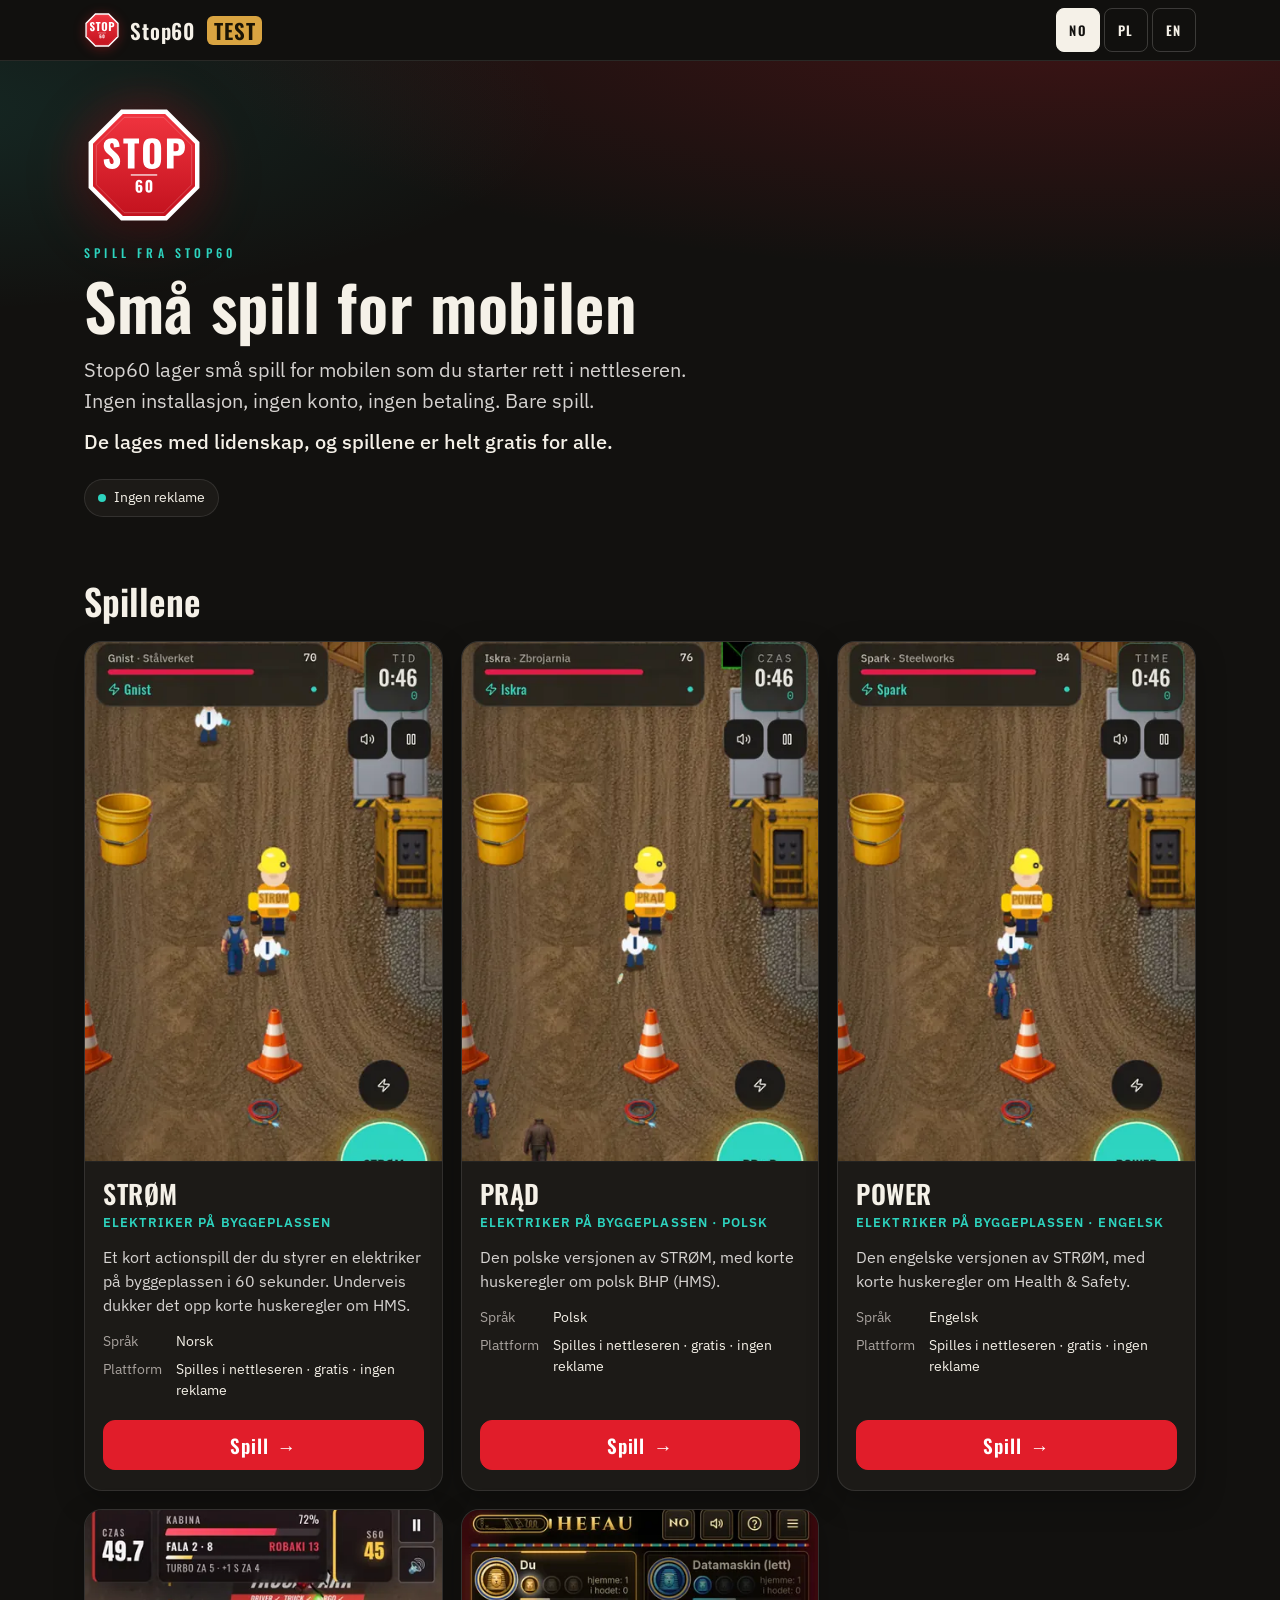
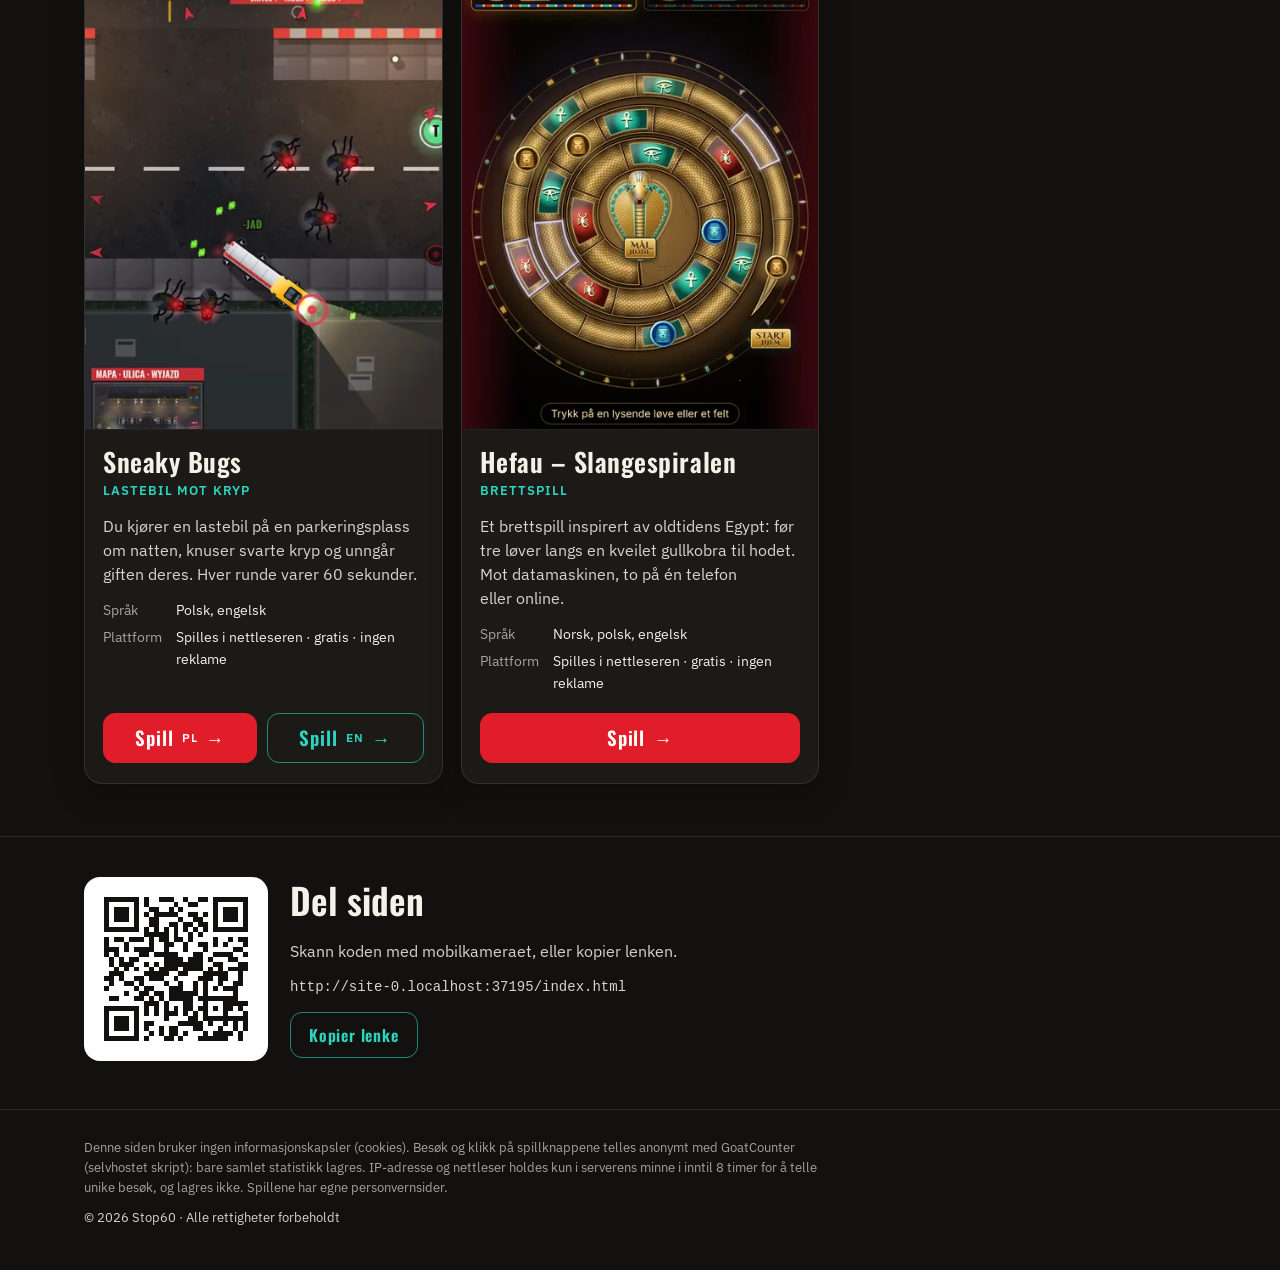
<file: index.html>
<!DOCTYPE html>
<!-- Copyright (c) 2026 Stop60. All rights reserved. -->
<html lang="nb">
<head>
<meta charset="utf-8"/>
<meta name="viewport" content="width=device-width, initial-scale=1, viewport-fit=cover"/>
<meta name="robots" content="noindex,nofollow"/>
<title>Stop60 – små gratisspill i nettleseren</title>
<meta name="description" content="Små spill for mobilen fra Stop60 som du starter rett i nettleseren. Ingen installasjon, ingen konto, ingen betaling – helt gratis for alle."/>
<meta name="theme-color" content="#12110f"/>
<meta name="color-scheme" content="dark"/>
<link rel="canonical" href="https://stop60.no/portfolio/"/>
<link rel="alternate" hreflang="nb" href="https://stop60.no/portfolio/"/>
<link rel="alternate" hreflang="pl" href="https://stop60.no/portfolio/pl/"/>
<link rel="alternate" hreflang="en" href="https://stop60.no/portfolio/en/"/>
<link rel="alternate" hreflang="x-default" href="https://stop60.no/portfolio/"/>
<link rel="icon" href="favicon.ico" sizes="48x48"/>
<link rel="icon" type="image/svg+xml" href="assets/favicon.svg?v=2"/>
<link rel="icon" type="image/png" sizes="32x32" href="assets/favicon-32.png"/>
<link rel="apple-touch-icon" href="assets/apple-touch-icon.png?v=2"/>
<link rel="preload" href="fonts/oswald-latin.woff2" as="font" type="font/woff2" crossorigin/>
<style>@font-face {font-family: 'IBM Plex Sans';font-style: normal;font-weight: 400;font-stretch: 100%;font-display: swap;src: url(fonts/ibm-plex-sans-latin-ext.woff2) format('woff2');unicode-range: U+0100-02BA, U+02BD-02C5, U+02C7-02CC, U+02CE-02D7, U+02DD-02FF, U+0304, U+0308, U+0329, U+1D00-1DBF, U+1E00-1E9F, U+1EF2-1EFF, U+2020, U+20A0-20AB, U+20AD-20C0, U+2113, U+2C60-2C7F, U+A720-A7FF;}@font-face {font-family: 'IBM Plex Sans';font-style: normal;font-weight: 400;font-stretch: 100%;font-display: swap;src: url(fonts/ibm-plex-sans-latin.woff2) format('woff2');unicode-range: U+0000-00FF, U+0131, U+0152-0153, U+02BB-02BC, U+02C6, U+02DA, U+02DC, U+0304, U+0308, U+0329, U+2000-206F, U+20AC, U+2122, U+2191, U+2193, U+2212, U+2215, U+FEFF, U+FFFD;}@font-face {font-family: 'IBM Plex Sans';font-style: normal;font-weight: 500;font-stretch: 100%;font-display: swap;src: url(fonts/ibm-plex-sans-latin-ext.woff2) format('woff2');unicode-range: U+0100-02BA, U+02BD-02C5, U+02C7-02CC, U+02CE-02D7, U+02DD-02FF, U+0304, U+0308, U+0329, U+1D00-1DBF, U+1E00-1E9F, U+1EF2-1EFF, U+2020, U+20A0-20AB, U+20AD-20C0, U+2113, U+2C60-2C7F, U+A720-A7FF;}@font-face {font-family: 'IBM Plex Sans';font-style: normal;font-weight: 500;font-stretch: 100%;font-display: swap;src: url(fonts/ibm-plex-sans-latin.woff2) format('woff2');unicode-range: U+0000-00FF, U+0131, U+0152-0153, U+02BB-02BC, U+02C6, U+02DA, U+02DC, U+0304, U+0308, U+0329, U+2000-206F, U+20AC, U+2122, U+2191, U+2193, U+2212, U+2215, U+FEFF, U+FFFD;}@font-face {font-family: 'IBM Plex Sans';font-style: normal;font-weight: 600;font-stretch: 100%;font-display: swap;src: url(fonts/ibm-plex-sans-latin-ext.woff2) format('woff2');unicode-range: U+0100-02BA, U+02BD-02C5, U+02C7-02CC, U+02CE-02D7, U+02DD-02FF, U+0304, U+0308, U+0329, U+1D00-1DBF, U+1E00-1E9F, U+1EF2-1EFF, U+2020, U+20A0-20AB, U+20AD-20C0, U+2113, U+2C60-2C7F, U+A720-A7FF;}@font-face {font-family: 'IBM Plex Sans';font-style: normal;font-weight: 600;font-stretch: 100%;font-display: swap;src: url(fonts/ibm-plex-sans-latin.woff2) format('woff2');unicode-range: U+0000-00FF, U+0131, U+0152-0153, U+02BB-02BC, U+02C6, U+02DA, U+02DC, U+0304, U+0308, U+0329, U+2000-206F, U+20AC, U+2122, U+2191, U+2193, U+2212, U+2215, U+FEFF, U+FFFD;}@font-face {font-family: 'Oswald';font-style: normal;font-weight: 500;font-display: swap;src: url(fonts/oswald-latin-ext.woff2) format('woff2');unicode-range: U+0100-02BA, U+02BD-02C5, U+02C7-02CC, U+02CE-02D7, U+02DD-02FF, U+0304, U+0308, U+0329, U+1D00-1DBF, U+1E00-1E9F, U+1EF2-1EFF, U+2020, U+20A0-20AB, U+20AD-20C0, U+2113, U+2C60-2C7F, U+A720-A7FF;}@font-face {font-family: 'Oswald';font-style: normal;font-weight: 500;font-display: swap;src: url(fonts/oswald-latin.woff2) format('woff2');unicode-range: U+0000-00FF, U+0131, U+0152-0153, U+02BB-02BC, U+02C6, U+02DA, U+02DC, U+0304, U+0308, U+0329, U+2000-206F, U+20AC, U+2122, U+2191, U+2193, U+2212, U+2215, U+FEFF, U+FFFD;}@font-face {font-family: 'Oswald';font-style: normal;font-weight: 600;font-display: swap;src: url(fonts/oswald-latin-ext.woff2) format('woff2');unicode-range: U+0100-02BA, U+02BD-02C5, U+02C7-02CC, U+02CE-02D7, U+02DD-02FF, U+0304, U+0308, U+0329, U+1D00-1DBF, U+1E00-1E9F, U+1EF2-1EFF, U+2020, U+20A0-20AB, U+20AD-20C0, U+2113, U+2C60-2C7F, U+A720-A7FF;}@font-face {font-family: 'Oswald';font-style: normal;font-weight: 600;font-display: swap;src: url(fonts/oswald-latin.woff2) format('woff2');unicode-range: U+0000-00FF, U+0131, U+0152-0153, U+02BB-02BC, U+02C6, U+02DA, U+02DC, U+0304, U+0308, U+0329, U+2000-206F, U+20AC, U+2122, U+2191, U+2193, U+2212, U+2215, U+FEFF, U+FFFD;}
:root{--bg:#12110f;--bg2:#1c1a17;--bg3:#24211d;--ink:#f5f1e8;--txt:#e7e5e4;--mut:#a8a29e;--teal:#2dd4bf;--red:#e11d2a;--gold:#d9a441;--line:rgba(255,255,255,.1)}
*{box-sizing:border-box}
html{-webkit-text-size-adjust:100%;scroll-behavior:smooth}
body{margin:0;background:var(--bg);color:var(--txt);font:400 16px/1.55 'IBM Plex Sans',system-ui,-apple-system,Segoe UI,Roboto,sans-serif}
a{color:var(--teal)}
img,svg{max-width:100%;display:block}
.wrap{max-width:72rem;margin:0 auto;padding:0 max(20px,env(safe-area-inset-right,0px)) 0 max(20px,env(safe-area-inset-left,0px))}
.skip{position:absolute;left:-999px}.skip:focus{left:12px;top:12px;z-index:9;background:#fff;color:#000;padding:8px}

.top{position:sticky;top:0;z-index:5;padding-top:env(safe-area-inset-top,0px);background:rgba(18,17,15,.86);-webkit-backdrop-filter:blur(10px);backdrop-filter:blur(10px);border-bottom:1px solid var(--line)}
.top .wrap{display:flex;align-items:center;justify-content:space-between;gap:12px;height:60px}
.brand{display:flex;align-items:center;gap:10px;min-height:44px;border-radius:10px;text-decoration:none;color:var(--ink)}
.brand img{width:34px;height:34px}
.brand span{font:600 21px/1 'Oswald',sans-serif;letter-spacing:.04em}
.badge{display:inline-block;margin-left:2px;padding:4px 7px;border-radius:6px;background:var(--gold);color:#1a1405;font:600 11px/1 'Oswald',sans-serif;letter-spacing:.16em}
.lang{display:flex;gap:4px;margin:0;padding:0;list-style:none}
.lang a{display:flex;align-items:center;justify-content:center;min-width:44px;min-height:44px;padding:0 8px;text-align:center;border-radius:8px;font:600 13px/1 'Oswald',sans-serif;letter-spacing:.12em;color:var(--ink);text-decoration:none;border:1px solid rgba(255,255,255,.18)}
.lang a[aria-current]{background:var(--ink);color:var(--bg);border-color:var(--ink)}

.intro{padding:44px 0 30px;background:radial-gradient(120% 90% at 85% -10%,rgba(225,29,42,.22),transparent 60%),radial-gradient(90% 70% at -10% 10%,rgba(45,212,191,.12),transparent 60%)}
.k{font:500 12px/1 'Oswald',sans-serif;letter-spacing:.35em;text-transform:uppercase;color:var(--teal);margin:0 0 14px}
h1{font:600 clamp(36px,9vw,64px)/1.02 'Oswald',sans-serif;color:var(--ink);margin:0 0 16px;letter-spacing:.01em}
.lead{max-width:40rem;margin:0 0 10px;font-size:clamp(17px,4.4vw,20px);color:#d6d3d1}
.lead b{color:var(--ink);font-weight:600}
.pills{display:flex;flex-wrap:wrap;gap:8px;margin:0;padding:0;list-style:none}
.pills li{display:flex;align-items:center;gap:8px;padding:7px 13px;border-radius:999px;background:var(--bg2);border:1px solid var(--line);font-size:14px;color:var(--ink)}
.pills li::before{content:"";width:8px;height:8px;border-radius:50%;background:var(--teal)}

section.s{padding:34px 0 52px}
h2{font:600 clamp(26px,5vw,36px)/1.1 'Oswald',sans-serif;color:var(--ink);margin:0 0 20px}
.games{display:grid;gap:18px;grid-template-columns:1fr;margin:0;padding:0;list-style:none}
@media (min-width:720px){.games{grid-template-columns:repeat(2,1fr)}}
@media (min-width:1080px){.games{grid-template-columns:repeat(3,1fr)}}
.game{display:flex;flex-direction:column;background:var(--bg2);border:1px solid var(--line);border-radius:18px;overflow:hidden;box-shadow:0 10px 30px rgba(0,0,0,.25)}
.shot{position:relative;aspect-ratio:2/3;max-height:520px;background:#0b0a09;overflow:hidden;border-bottom:1px solid var(--line)}
.shot img,.shot svg{width:100%;height:100%;object-fit:cover;object-position:50% 55%}
.shot .tagl{position:absolute;left:12px;top:12px;padding:5px 9px;border-radius:7px;background:rgba(18,17,15,.82);color:var(--ink);font:600 12px/1 'Oswald',sans-serif;letter-spacing:.14em;text-transform:uppercase;border:1px solid rgba(255,255,255,.18)}
@media (max-width:719px){.shot{aspect-ratio:3/4}.shot img{object-position:50% 0}}
.body{display:flex;flex-direction:column;flex:1;padding:18px 18px 20px}
.game h3{font:600 26px/1.05 'Oswald',sans-serif;color:var(--ink);margin:0;letter-spacing:.02em}
.sub{margin:6px 0 12px;font-size:13px;letter-spacing:.08em;text-transform:uppercase;color:var(--teal);font-weight:600}
.desc{margin:0 0 10px;color:#d6d3d1;font-size:15.5px}
.note{margin:0 0 12px;padding:10px 12px;border-radius:10px;background:var(--bg3);color:var(--mut);font-size:13.5px;line-height:1.45}
dl.meta{display:grid;grid-template-columns:auto 1fr;gap:6px 14px;margin:4px 0 18px;font-size:14px}
dl.meta dt{color:var(--mut)}dl.meta dd{margin:0;color:var(--ink)}
.acts{display:flex;flex-wrap:wrap;gap:10px;margin-top:auto}
.btn{flex:1 1 auto;display:inline-flex;align-items:center;justify-content:center;gap:8px;min-height:50px;padding:0 20px;border-radius:12px;background:var(--red);border:1px solid var(--red);color:#fff;text-decoration:none;font:600 19px/1 'Oswald',sans-serif;letter-spacing:.05em;transition:transform .12s,filter .12s}
.btn::after{content:"→"}
.btn.alt{background:transparent;border-color:rgba(45,212,191,.6);color:var(--teal)}
.btn:hover{transform:translateY(-1px);filter:brightness(1.08)}
.btn:active{transform:translateY(0) scale(.98);filter:brightness(.95)}
.btn.alt:hover{background:rgba(45,212,191,.08)}
.btn small{font:600 12px/1 'IBM Plex Sans',sans-serif;letter-spacing:.06em}
.soon{display:inline-flex;align-items:center;min-height:50px;padding:0 16px;border-radius:12px;border:1px dashed rgba(217,164,65,.6);color:var(--gold);font:600 17px/1 'Oswald',sans-serif;letter-spacing:.08em;text-transform:uppercase}

.share{border-top:1px solid var(--line);padding:40px 0 48px}
.sharebox{display:grid;gap:22px;align-items:center;grid-template-columns:1fr}
@media (min-width:720px){.sharebox{grid-template-columns:auto 1fr}}
.qr{width:184px;height:184px;padding:10px;background:#fff;border-radius:16px}
.qr svg{width:100%;height:100%}
.share p{margin:0 0 14px;color:#d6d3d1;max-width:34rem}
.url{font:500 14px/1.4 ui-monospace,SFMono-Regular,Menlo,monospace;color:var(--ink);word-break:break-all;margin:0 0 14px}
.sbtn{display:flex;flex-wrap:wrap;gap:10px}
.sbtn button{min-height:46px;padding:0 18px;border-radius:12px;border:1px solid rgba(45,212,191,.6);background:transparent;color:var(--teal);font:600 16px/1 'Oswald',sans-serif;letter-spacing:.05em;cursor:pointer}
.sbtn button[hidden]{display:none}
.sbtn button{transition:background .15s,transform .12s}.sbtn button:hover{background:rgba(45,212,191,.1)}.sbtn button:active{transform:scale(.98)}
footer{border-top:1px solid var(--line);padding:28px 0 calc(env(safe-area-inset-bottom,0px) + 32px);color:var(--mut);font-size:13px}
footer p{margin:0 0 10px;max-width:46rem}
footer .copy{color:#d6d3d1}


.brand .sign{width:36px;height:36px;flex:0 0 auto;filter:drop-shadow(0 2px 6px rgba(225,29,42,.35))}
.lead.l2{margin-bottom:22px;color:var(--ink);font-weight:500}
.hero-sign{width:clamp(88px,22vw,120px);margin:0 0 22px;transform-origin:50% 50%;animation:signIn .9s cubic-bezier(.2,.9,.25,1.15) .1s both}
.hero-sign svg{width:100%;height:auto;aspect-ratio:1;filter:drop-shadow(0 10px 24px rgba(0,0,0,.45)) drop-shadow(0 0 22px rgba(225,29,42,.38))}
@keyframes signIn{from{opacity:0;transform:scale(.55) rotate(-45deg)}60%{opacity:1}to{opacity:1;transform:none}}
@media (prefers-reduced-motion:reduce){.hero-sign{animation:none}}


a:focus-visible,button:focus-visible{outline:3px solid #fff;outline-offset:3px}
.btn:focus-visible{outline-color:#fff;box-shadow:0 0 0 6px rgba(225,29,42,.35)}
.lang a:hover{border-color:rgba(255,255,255,.45)}
.game{transition:transform .2s ease,border-color .2s ease,box-shadow .2s ease}
@media (hover:hover){.game:hover{transform:translateY(-3px);border-color:rgba(255,255,255,.18);box-shadow:0 16px 40px rgba(0,0,0,.35)}}
.intro .k,.intro h1,.intro .lead,.intro .pills{animation:fadeUp .6s ease both}
.intro .k{animation-delay:.25s}.intro h1{animation-delay:.32s}.intro .lead{animation-delay:.4s}.intro .lead.l2{animation-delay:.46s}.intro .pills{animation-delay:.52s}
@keyframes fadeUp{from{opacity:0;transform:translateY(10px)}to{opacity:1;transform:none}}
.shot img{transition:transform .5s ease}
@media (hover:hover){.game:hover .shot img{transform:scale(1.025)}}
@media (prefers-reduced-motion:reduce){html{scroll-behavior:auto}*,*::before,*::after{animation:none!important;transition:none!important}}</style>
<meta property="og:type" content="website"/>
<meta property="og:site_name" content="Stop60"/>
<meta property="og:title" content="Stop60 – små gratisspill i nettleseren"/>
<meta property="og:description" content="Små spill for mobilen fra Stop60 som du starter rett i nettleseren. Ingen installasjon, ingen konto, ingen betaling – helt gratis for alle."/>
<meta property="og:url" content="https://stop60.no/portfolio-test/"/>
<meta property="og:locale" content="nb_NO"/>
<meta property="og:locale:alternate" content="pl_PL"/>
<meta property="og:locale:alternate" content="en_GB"/>
<meta property="og:image" content="https://stop60.no/portfolio-test/assets/og-no.jpg?v=4"/>
<meta property="og:image:type" content="image/jpeg"/>
<meta property="og:image:width" content="1200"/>
<meta property="og:image:height" content="630"/>
<meta property="og:image:alt" content="Stop60 – Små gratisspill i nettleseren"/>
<meta name="twitter:card" content="summary_large_image"/>
<meta name="twitter:title" content="Stop60 – små gratisspill i nettleseren"/>
<meta name="twitter:description" content="Små spill for mobilen fra Stop60 som du starter rett i nettleseren. Ingen installasjon, ingen konto, ingen betaling – helt gratis for alle."/>
<meta name="twitter:image" content="https://stop60.no/portfolio-test/assets/og-no.jpg?v=4"/>
<meta name="twitter:image:alt" content="Stop60 – Små gratisspill i nettleseren"/>
<script type="application/ld+json">{"@context":"https://schema.org","@graph":[{"@type":"Organization","@id":"https://stop60.no/#org","name":"Stop60","url":"https://stop60.no/","logo":"https://stop60.no/assets/apple-touch-icon.png"},{"@type":"ItemList","name":"Stop60 – små gratisspill i nettleseren","url":"https://stop60.no/portfolio/","itemListElement":[{"@type":"ListItem","position":1,"item":{"@type":"VideoGame","name":"STRØM","url":"https://stop60.no/strom/","description":"Et kort actionspill der du styrer en elektriker på byggeplassen i 60 sekunder. Underveis dukker det opp korte huskeregler om HMS.","inLanguage":["nb"],"image":"https://stop60.no/portfolio-test/assets/img/strom-800.webp","operatingSystem":"Any (web browser)","isAccessibleForFree":true,"offers":{"@type":"Offer","price":"0","priceCurrency":"NOK"},"publisher":{"@id":"https://stop60.no/#org"},"author":{"@id":"https://stop60.no/#org"},"gamePlatform":"Web browser","applicationCategory":"GameApplication","playMode":"SinglePlayer"}},{"@type":"ListItem","position":2,"item":{"@type":"VideoGame","name":"PRĄD","url":"https://stop60.no/prad/","description":"Den polske versjonen av STRØM, med korte huskeregler om polsk BHP (HMS).","inLanguage":["pl"],"image":"https://stop60.no/portfolio-test/assets/img/prad-800.webp","operatingSystem":"Any (web browser)","isAccessibleForFree":true,"offers":{"@type":"Offer","price":"0","priceCurrency":"NOK"},"publisher":{"@id":"https://stop60.no/#org"},"author":{"@id":"https://stop60.no/#org"},"gamePlatform":"Web browser","applicationCategory":"GameApplication","playMode":"SinglePlayer"}},{"@type":"ListItem","position":3,"item":{"@type":"VideoGame","name":"POWER","url":"https://stop60.no/power/","description":"Den engelske versjonen av STRØM, med korte huskeregler om Health & Safety.","inLanguage":["en"],"image":"https://stop60.no/portfolio-test/assets/img/power-800.webp","operatingSystem":"Any (web browser)","isAccessibleForFree":true,"offers":{"@type":"Offer","price":"0","priceCurrency":"NOK"},"publisher":{"@id":"https://stop60.no/#org"},"author":{"@id":"https://stop60.no/#org"},"gamePlatform":"Web browser","applicationCategory":"GameApplication","playMode":"SinglePlayer"}},{"@type":"ListItem","position":4,"item":{"@type":"VideoGame","name":"Sneaky Bugs","url":"https://stop60.no/robaki/","description":"Du kjører en lastebil på en parkeringsplass om natten, knuser svarte kryp og unngår giften deres. Hver runde varer 60 sekunder.","inLanguage":["pl","en"],"image":"https://stop60.no/portfolio-test/assets/img/robaki-800.webp","operatingSystem":"Any (web browser)","isAccessibleForFree":true,"offers":{"@type":"Offer","price":"0","priceCurrency":"NOK"},"publisher":{"@id":"https://stop60.no/#org"},"author":{"@id":"https://stop60.no/#org"},"gamePlatform":"Web browser","applicationCategory":"GameApplication","playMode":"SinglePlayer"}},{"@type":"ListItem","position":5,"item":{"@type":"VideoGame","name":"Hefau – Slangespiralen","url":"https://stop60.no/hefau/","description":"Et brettspill inspirert av oldtidens Egypt: før tre løver langs en kveilet gullkobra til hodet. Mot datamaskinen, to på én telefon eller online.","inLanguage":["nb","pl","en"],"image":"https://stop60.no/portfolio-test/assets/img/hefau-800.webp","operatingSystem":"Any (web browser)","isAccessibleForFree":true,"offers":{"@type":"Offer","price":"0","priceCurrency":"NOK"},"publisher":{"@id":"https://stop60.no/#org"},"author":{"@id":"https://stop60.no/#org"},"gamePlatform":"Web browser","applicationCategory":"GameApplication","playMode":"SinglePlayer"}}]}]}</script>
<script data-goatcounter="https://jtaczala-games.goatcounter.com/count" async src="count.js"></script>
<script defer src="assets/qrcode.min.js"></script>
<script defer src="assets/app.js?v=1"></script>
</head>
<body data-i18n='{&quot;copied&quot;: &quot;Lenken er kopiert&quot;, &quot;copy&quot;: &quot;Kopier lenke&quot;, &quot;qr&quot;: &quot;QR-kode til denne siden&quot;}'>
<svg width="0" height="0" style="position:absolute" aria-hidden="true" focusable="false"><symbol id="stop-sign" viewBox="0 0 200 200"><defs><linearGradient id="s60g" x1="0" y1="0" x2="0" y2="1"><stop offset="0" stop-color="#f0343f"/><stop offset="1" stop-color="#c3121e"/></linearGradient></defs>
<path fill="#fff" d="M192.39,138.27 L138.27,192.39 L61.73,192.39 L7.61,138.27 L7.61,61.73 L61.73,7.61 L138.27,7.61 L192.39,61.73Z"/>
<path fill="url(#s60g)" d="M185.00,135.21 L135.21,185.00 L64.79,185.00 L15.00,135.21 L15.00,64.79 L64.79,15.00 L135.21,15.00 L185.00,64.79Z"/>
<path fill="none" stroke="rgba(255,255,255,.28)" stroke-width="1.2" d="M179.45,132.91 L132.91,179.45 L67.09,179.45 L20.55,132.91 L20.55,67.09 L67.09,20.55 L132.91,20.55 L179.45,67.09Z"/>
<path fill="#fff" d="M47.16666666666667 106.74074074074075Q42.47530864197532 106.74074074074075 39.327160493827165 105.07407407407408Q36.17901234567902 103.4074074074074 34.57407407407408 99.91975308641975Q32.96913580246915 96.4320987654321 32.78395061728396 90.87654320987654L42.228395061728406 89.45679012345678Q42.290123456790134 92.66666666666667 42.814814814814824 94.64197530864197Q43.33950617283951 96.61728395061729 44.296296296296305 97.4814814814815Q45.253086419753096 98.34567901234568 46.61111111111112 98.34567901234568Q48.33950617283952 98.34567901234568 48.86419753086421 97.17283950617283Q49.3888888888889 96.0 49.3888888888889 94.70370370370371Q49.3888888888889 91.61728395061729 47.90740740740742 89.48765432098766Q46.42592592592594 87.35802469135803 43.89506172839507 85.19753086419753L39.57407407407408 81.4320987654321Q36.73456790123458 79.0246913580247 34.790123456790134 75.96913580246914Q32.84567901234569 72.91358024691358 32.84567901234569 68.40740740740742Q32.84567901234569 62.04938271604939 36.61111111111112 58.68518518518519Q40.37654320987655 55.32098765432099 46.85802469135803 55.32098765432099Q50.87037037037038 55.32098765432099 53.30864197530865 56.67901234567901Q55.746913580246925 58.03703703703704 57.012345679012356 60.22839506172839Q58.277777777777786 62.41975308641975 58.74074074074075 64.85802469135803Q59.20370370370371 67.2962962962963 59.265432098765444 69.51851851851852L49.75925925925927 70.69135802469137Q49.69753086419754 68.46913580246914 49.481481481481495 66.83333333333334Q49.265432098765444 65.19753086419753 48.58641975308643 64.30246913580247Q47.90740740740742 63.40740740740741 46.48765432098766 63.40740740740741Q44.94444444444446 63.40740740740741 44.23456790123458 64.70370370370371Q43.5246913580247 66.0 43.5246913580247 67.2962962962963Q43.5246913580247 70.07407407407408 44.85185185185186 71.83333333333334Q46.17901234567902 73.5925925925926 48.33950617283952 75.50617283950618L52.47530864197532 79.14814814814815Q55.746913580246925 81.92592592592592 58.000000000000014 85.44444444444444Q60.253086419753096 88.96296296296296 60.253086419753096 94.14814814814815Q60.253086419753096 97.66666666666667 58.64814814814815 100.53703703703704Q57.043209876543216 103.4074074074074 54.111111111111114 105.07407407407408Q51.17901234567902 106.74074074074075 47.16666666666667 106.74074074074075Z M73.12962962962963 106.0V64.20987654320987H65.59876543209877V56.0H91.70987654320989V64.20987654320987H84.24074074074075V106.0Z M113.41358024691357 106.74074074074075Q107.79629629629629 106.74074074074075 104.52469135802468 104.76543209876544Q101.25308641975309 102.79012345679013 99.83333333333334 99.08641975308643Q98.41358024691358 95.38271604938272 98.41358024691358 90.25925925925927V71.67901234567901Q98.41358024691358 66.49382716049382 99.83333333333334 62.85185185185185Q101.25308641975309 59.20987654320988 104.52469135802468 57.26543209876543Q107.79629629629629 55.32098765432099 113.41358024691357 55.32098765432099Q119.09259259259258 55.32098765432099 122.39506172839505 57.26543209876543Q125.69753086419752 59.20987654320988 127.11728395061728 62.85185185185185Q128.53703703703704 66.49382716049382 128.53703703703704 71.67901234567901V90.25925925925927Q128.53703703703704 95.38271604938272 127.11728395061728 99.08641975308643Q125.69753086419752 102.79012345679013 122.39506172839505 104.76543209876544Q119.09259259259258 106.74074074074075 113.41358024691357 106.74074074074075ZM113.41358024691357 98.90123456790124Q115.14197530864197 98.90123456790124 115.94444444444444 98.03703703703704Q116.74691358024691 97.17283950617283 116.99382716049382 95.81481481481481Q117.24074074074073 94.45679012345678 117.24074074074073 93.03703703703704V68.96296296296296Q117.24074074074073 67.48148148148148 116.99382716049382 66.15432098765433Q116.74691358024691 64.82716049382717 115.94444444444444 63.96296296296296Q115.14197530864197 63.098765432098766 113.41358024691357 63.098765432098766Q111.80864197530863 63.098765432098766 111.00617283950616 63.96296296296296Q110.2037037037037 64.82716049382717 109.95679012345678 66.15432098765433Q109.70987654320987 67.48148148148148 109.70987654320987 68.96296296296296V93.03703703703704Q109.70987654320987 94.45679012345678 109.92592592592592 95.81481481481481Q110.14197530864197 97.17283950617283 110.91358024691357 98.03703703703704Q111.68518518518518 98.90123456790124 113.41358024691357 98.90123456790124Z M138.26543209876542 106.0V56.0H155.05555555555554Q159.56172839506172 56.0 162.46296296296296 57.69753086419753Q165.3641975308642 59.39506172839506 166.78395061728395 62.635802469135804Q168.2037037037037 65.87654320987654 168.2037037037037 70.50617283950618Q168.2037037037037 76.30864197530865 166.29012345679013 79.3641975308642Q164.37654320987653 82.41975308641975 161.1049382716049 83.59259259259258Q157.83333333333331 84.76543209876543 153.75925925925924 84.76543209876543H149.3148148148148V106.0ZM149.3148148148148 77.04938271604938H153.0185185185185Q155.05555555555554 77.04938271604938 156.1049382716049 76.30864197530863Q157.1543209876543 75.5679012345679 157.49382716049382 74.08641975308642Q157.83333333333331 72.60493827160494 157.83333333333331 70.32098765432099Q157.83333333333331 68.40740740740742 157.55555555555554 66.9567901234568Q157.27777777777777 65.50617283950618 156.2283950617284 64.64197530864197Q155.179012345679 63.77777777777778 152.95679012345678 63.77777777777778H149.3148148148148Z"/>
<path fill="#fff" d="M78.0,115.5h44v2.2h-44z" opacity=".9"/>
<path fill="#fff" d="M91.80185185185185 146.3111111111111Q89.7537037037037 146.3111111111111 88.47037037037038 145.41666666666666Q87.18703703703704 144.5222222222222 86.59074074074074 142.96666666666664Q85.99444444444444 141.4111111111111 85.99444444444444 139.4148148148148V131.81851851851852Q85.99444444444444 129.77037037037036 86.47407407407408 128.16296296296295Q86.95370370370371 126.55555555555556 88.19814814814815 125.63518518518518Q89.44259259259259 124.71481481481482 91.77592592592593 124.71481481481482Q93.79814814814816 124.71481481481482 94.96481481481482 125.33703703703704Q96.13148148148149 125.95925925925926 96.62407407407409 127.15185185185184Q97.11666666666667 128.34444444444443 97.11666666666667 130.1074074074074Q97.11666666666667 130.2111111111111 97.12962962962963 130.30185185185184Q97.14259259259259 130.3925925925926 97.14259259259259 130.47037037037038H93.07222222222222Q93.07222222222222 129.2 92.87777777777778 128.59074074074073Q92.68333333333334 127.98148148148148 91.80185185185185 127.98148148148148Q91.20555555555556 127.98148148148148 90.90740740740742 128.34444444444443Q90.60925925925926 128.7074074074074 90.50555555555556 129.6148148148148Q90.40185185185186 130.5222222222222 90.40185185185186 132.15555555555557V134.0222222222222Q90.71296296296296 133.4777777777778 91.41296296296296 133.17962962962963Q92.11296296296297 132.88148148148147 92.99444444444444 132.85555555555555Q94.65370370370371 132.80370370370372 95.65185185185186 133.6074074074074Q96.65 134.4111111111111 97.09074074074074 135.79814814814813Q97.53148148148148 137.1851851851852 97.53148148148148 138.8962962962963Q97.53148148148148 141.1 97.01296296296296 142.77222222222224Q96.49444444444444 144.44444444444446 95.25 145.3777777777778Q94.00555555555556 146.3111111111111 91.80185185185185 146.3111111111111ZM91.8537037037037 143.12222222222223Q92.45 143.12222222222223 92.72222222222223 142.72037037037038Q92.99444444444444 142.31851851851852 93.08518518518518 141.52777777777777Q93.17592592592592 140.73703703703703 93.17592592592592 139.57037037037037Q93.17592592592592 138.53333333333333 93.11111111111111 137.78148148148148Q93.0462962962963 137.02962962962962 92.76111111111112 136.60185185185185Q92.47592592592594 136.17407407407407 91.80185185185185 136.17407407407407Q91.49074074074075 136.17407407407407 91.20555555555556 136.30370370370372Q90.92037037037038 136.43333333333334 90.71296296296296 136.6277777777778Q90.50555555555556 136.82222222222222 90.40185185185186 137.0037037037037V140.42592592592592Q90.40185185185186 141.1259259259259 90.51851851851853 141.74814814814815Q90.6351851851852 142.37037037037038 90.95925925925926 142.7462962962963Q91.28333333333333 143.12222222222223 91.8537037037037 143.12222222222223Z M108.22407407407408 146.38888888888889Q106.33148148148149 146.38888888888889 105.06111111111112 145.6240740740741Q103.79074074074074 144.85925925925926 103.14259259259259 143.51111111111112Q102.49444444444445 142.16296296296295 102.49444444444445 140.3740740740741V130.85925925925926Q102.49444444444445 129.01851851851853 103.1037037037037 127.63148148148149Q103.71296296296296 126.24444444444444 104.98333333333333 125.46666666666667Q106.2537037037037 124.6888888888889 108.22407407407408 124.6888888888889Q110.19444444444444 124.6888888888889 111.45185185185184 125.46666666666667Q112.70925925925926 126.24444444444444 113.31851851851852 127.63148148148149Q113.92777777777778 129.01851851851853 113.92777777777778 130.85925925925926V140.3740740740741Q113.92777777777778 142.13703703703703 113.27962962962962 143.49814814814815Q112.63148148148149 144.85925925925926 111.36111111111111 145.6240740740741Q110.09074074074074 146.38888888888889 108.22407407407408 146.38888888888889ZM108.22407407407408 142.52592592592592Q108.8462962962963 142.52592592592592 109.11851851851853 142.1240740740741Q109.39074074074074 141.72222222222223 109.45555555555555 141.19074074074075Q109.52037037037037 140.65925925925927 109.52037037037037 140.27037037037036V130.96296296296296Q109.52037037037037 130.5222222222222 109.46851851851852 129.96481481481482Q109.41666666666667 129.40740740740742 109.14444444444445 128.97962962962964Q108.87222222222222 128.55185185185186 108.22407407407408 128.55185185185186Q107.57592592592593 128.55185185185186 107.3037037037037 128.97962962962964Q107.03148148148148 129.40740740740742 106.97962962962963 129.96481481481482Q106.92777777777778 130.5222222222222 106.92777777777778 130.96296296296296V140.27037037037036Q106.92777777777778 140.65925925925927 107.00555555555556 141.19074074074075Q107.08333333333334 141.72222222222223 107.35555555555555 142.1240740740741Q107.62777777777778 142.52592592592592 108.22407407407408 142.52592592592592Z"/></symbol></svg>
<a class="skip" href="#main">Hopp til innholdet</a>
<header class="top"><div class="wrap">
<a class="brand" href="./"><svg class="sign" width="36" height="36" aria-hidden="true" focusable="false"><use href="#stop-sign"/></svg><span>Stop60</span> <span class="badge" title="Testversjon – ikke publisert">TEST</span></a>
<nav aria-label="Språk"><ul class="lang"><li><a href="./" hreflang="nb" lang="nb" title="Norsk" data-gc="portfolio-lang-no" aria-current="page">NO</a></li><li><a href="pl/" hreflang="pl" lang="pl" title="Polski" data-gc="portfolio-lang-pl">PL</a></li><li><a href="en/" hreflang="en" lang="en" title="English" data-gc="portfolio-lang-en">EN</a></li></ul></nav>
</div></header>
<main id="main">
<section class="intro"><div class="wrap">
<div class="hero-sign" aria-hidden="true"><svg width="112" height="112" focusable="false"><use href="#stop-sign"/></svg></div>
<p class="k">Spill fra Stop60</p>
<h1>Små spill for mobilen</h1>
<p class="lead">Stop60 lager små spill for mobilen som du starter rett i nettleseren. Ingen installasjon, ingen konto, ingen betaling. Bare spill.</p>
<p class="lead l2">De lages med lidenskap, og spillene er helt gratis for alle.</p>
<ul class="pills"><li>Ingen reklame</li></ul>
</div></section>
<section class="s" id="games"><div class="wrap">
<h2>Spillene</h2>
<ul class="games">
<li class="game" id="strom"><div class="shot"><img src="assets/img/strom-420.webp" srcset="assets/img/strom-420.webp 420w, assets/img/strom-600.webp 600w, assets/img/strom-800.webp 800w" sizes="(min-width:1080px) 360px, (min-width:720px) 46vw, 92vw" width="800" height="1201" fetchpriority="high" decoding="async" alt="STRØM – skjermbilde fra spillet"/></div><div class="body"><h3>STRØM</h3><p class="sub">Elektriker på byggeplassen</p><p class="desc">Et kort actionspill der du styrer en elektriker på byggeplassen i 60 sekunder. Underveis dukker det opp korte huskeregler om HMS.</p><dl class="meta"><dt>Språk</dt><dd>Norsk</dd><dt>Plattform</dt><dd>Spilles i nettleseren · gratis · ingen reklame</dd></dl><div class="acts"><a class="btn" href="/strom/?ref=portfolio" data-gc="portfolio-click-strom" aria-label="Spill STRØM">Spill</a></div></div></li>
<li class="game" id="prad"><div class="shot"><img src="assets/img/prad-420.webp" srcset="assets/img/prad-420.webp 420w, assets/img/prad-600.webp 600w, assets/img/prad-800.webp 800w" sizes="(min-width:1080px) 360px, (min-width:720px) 46vw, 92vw" width="800" height="1201" loading="lazy" decoding="async" alt="PRĄD – skjermbilde fra spillet"/></div><div class="body"><h3>PRĄD</h3><p class="sub">Elektriker på byggeplassen · polsk</p><p class="desc">Den polske versjonen av STRØM, med korte huskeregler om polsk BHP (HMS).</p><dl class="meta"><dt>Språk</dt><dd>Polsk</dd><dt>Plattform</dt><dd>Spilles i nettleseren · gratis · ingen reklame</dd></dl><div class="acts"><a class="btn" href="/prad/?ref=portfolio" data-gc="portfolio-click-prad" aria-label="Spill PRĄD">Spill</a></div></div></li>
<li class="game" id="power"><div class="shot"><img src="assets/img/power-420.webp" srcset="assets/img/power-420.webp 420w, assets/img/power-600.webp 600w, assets/img/power-800.webp 800w" sizes="(min-width:1080px) 360px, (min-width:720px) 46vw, 92vw" width="800" height="1201" loading="lazy" decoding="async" alt="POWER – skjermbilde fra spillet"/></div><div class="body"><h3>POWER</h3><p class="sub">Elektriker på byggeplassen · engelsk</p><p class="desc">Den engelske versjonen av STRØM, med korte huskeregler om Health &amp; Safety.</p><dl class="meta"><dt>Språk</dt><dd>Engelsk</dd><dt>Plattform</dt><dd>Spilles i nettleseren · gratis · ingen reklame</dd></dl><div class="acts"><a class="btn" href="/power/?ref=portfolio" data-gc="portfolio-click-power" aria-label="Spill POWER">Spill</a></div></div></li>
<li class="game" id="robaki"><div class="shot"><img src="assets/img/robaki-420.webp" srcset="assets/img/robaki-420.webp 420w, assets/img/robaki-600.webp 600w, assets/img/robaki-800.webp 800w" sizes="(min-width:1080px) 360px, (min-width:720px) 46vw, 92vw" width="800" height="1201" loading="lazy" decoding="async" alt="Sneaky Bugs – skjermbilde fra spillet"/></div><div class="body"><h3>Sneaky Bugs</h3><p class="sub">Lastebil mot kryp</p><p class="desc">Du kjører en lastebil på en parkeringsplass om natten, knuser svarte kryp og unngår giften deres. Hver runde varer 60 sekunder.</p><dl class="meta"><dt>Språk</dt><dd>Polsk, engelsk</dd><dt>Plattform</dt><dd>Spilles i nettleseren · gratis · ingen reklame</dd></dl><div class="acts"><a class="btn" href="/robaki/?ref=portfolio" data-gc="portfolio-click-robaki" hreflang="pl" aria-label="Spill PL – Sneaky Bugs, polsk versjon">Spill <small>PL</small></a><a class="btn alt" href="/robaki/en/?ref=portfolio" data-gc="portfolio-click-robaki-en" hreflang="en" aria-label="Spill EN – Sneaky Bugs, engelsk versjon">Spill <small>EN</small></a></div></div></li>
<li class="game" id="hefau"><div class="shot"><img src="assets/img/hefau-420.webp" srcset="assets/img/hefau-420.webp 420w, assets/img/hefau-600.webp 600w, assets/img/hefau-800.webp 800w" sizes="(min-width:1080px) 360px, (min-width:720px) 46vw, 92vw" width="800" height="1201" loading="lazy" decoding="async" alt="Hefau – Slangespiralen – skjermbilde fra spillet"/></div><div class="body"><h3>Hefau – Slangespiralen</h3><p class="sub">Brettspill</p><p class="desc">Et brettspill inspirert av oldtidens Egypt: før tre løver langs en kveilet gullkobra til hodet. Mot datamaskinen, to på én telefon eller online.</p><dl class="meta"><dt>Språk</dt><dd>Norsk, polsk, engelsk</dd><dt>Plattform</dt><dd>Spilles i nettleseren · gratis · ingen reklame</dd></dl><div class="acts"><a class="btn" href="/hefau/?ref=portfolio" data-gc="portfolio-click-hefau" aria-label="Spill Hefau – Slangespiralen">Spill</a></div></div></li>
</ul>
</div></section>
<section class="share" id="share"><div class="wrap sharebox">
<div class="qr" id="qr" role="img" aria-label="QR-kode til denne siden"></div>
<div><h2>Del siden</h2><p>Skann koden med mobilkameraet, eller kopier lenken.</p><p class="url" id="purl">https://stop60.no/portfolio-test/</p>
<div class="sbtn"><button type="button" id="copy">Kopier lenke</button><button type="button" id="nshare" hidden>Del …</button></div></div>
</div></section>
</main>
<footer><div class="wrap">
<p>Denne siden bruker ingen informasjonskapsler (cookies). Besøk og klikk på spillknappene telles anonymt med GoatCounter (selvhostet skript): bare samlet statistikk lagres. IP-adresse og nettleser holdes kun i serverens minne i inntil 8 timer for å telle unike besøk, og lagres ikke. Spillene har egne personvernsider.</p>
<p class="copy">© 2026 Stop60 · Alle rettigheter forbeholdt</p>
</div></footer>
</body>
</html>
</file>
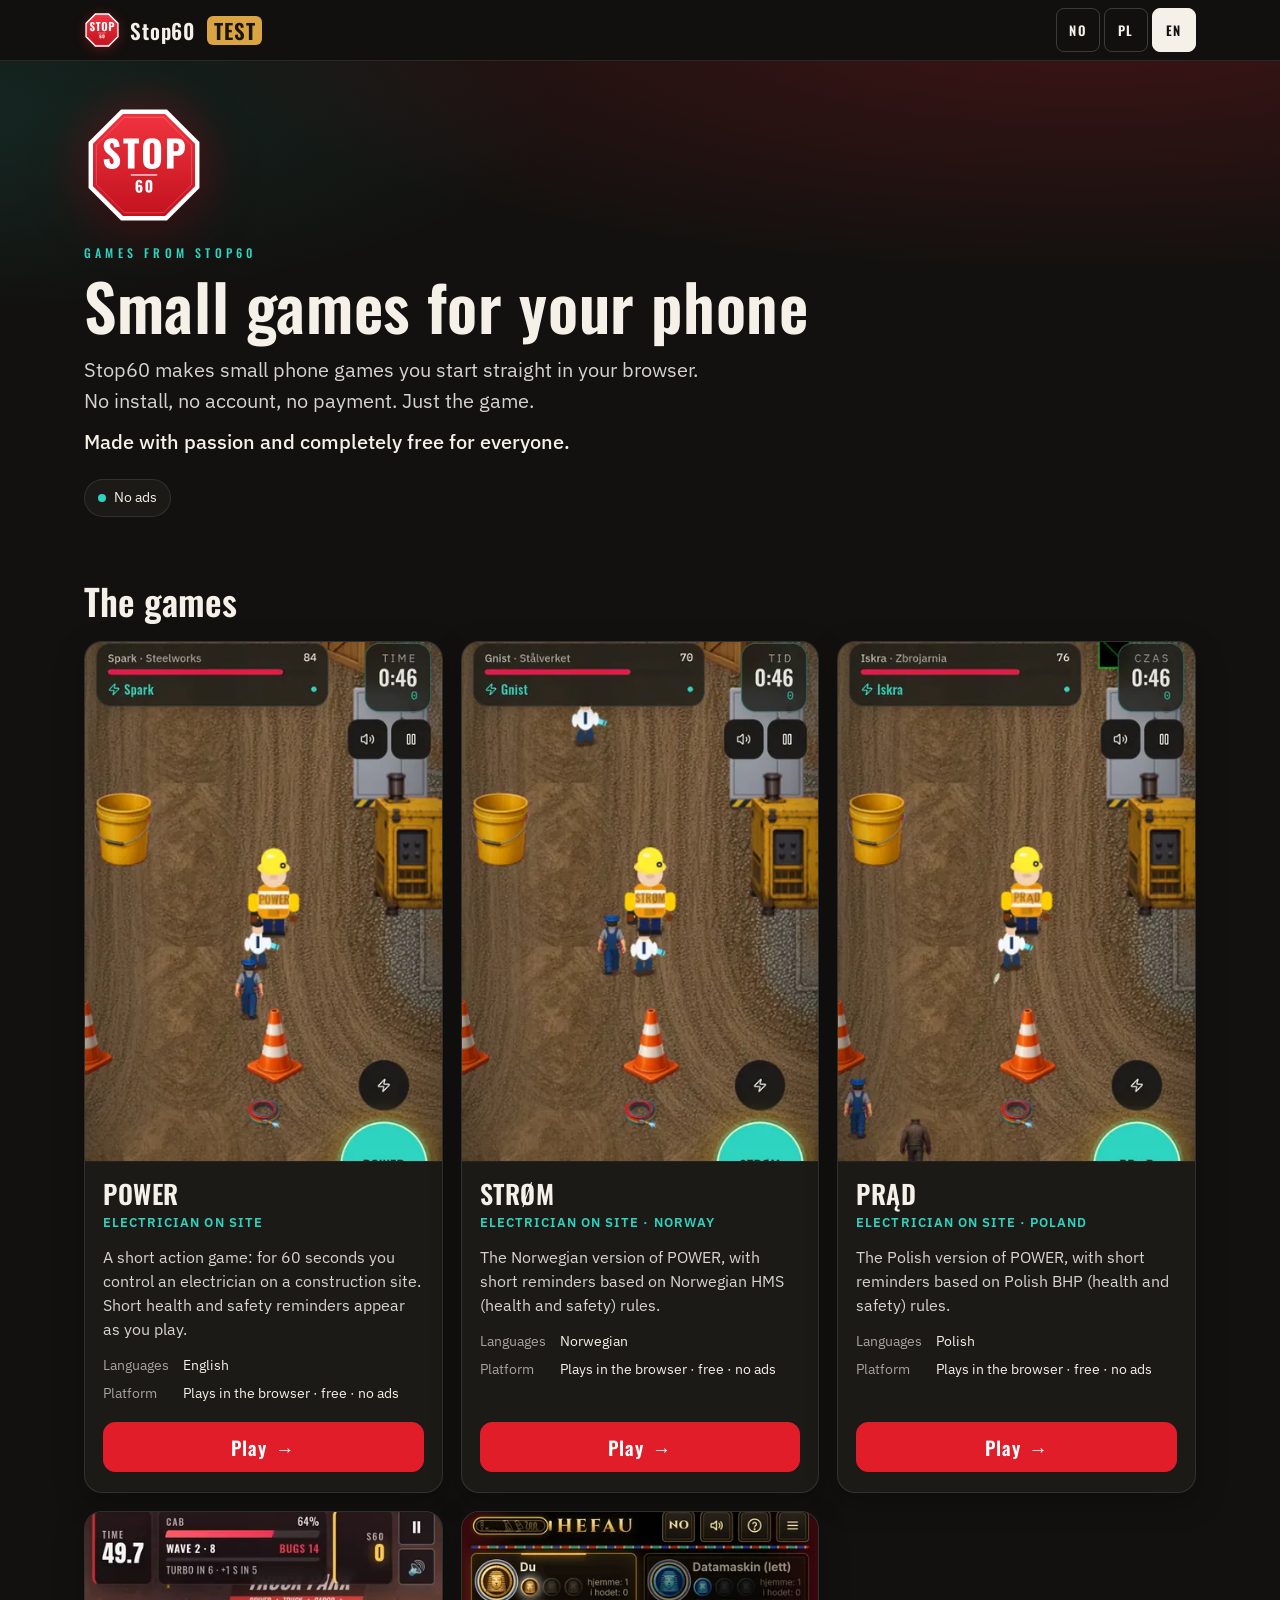
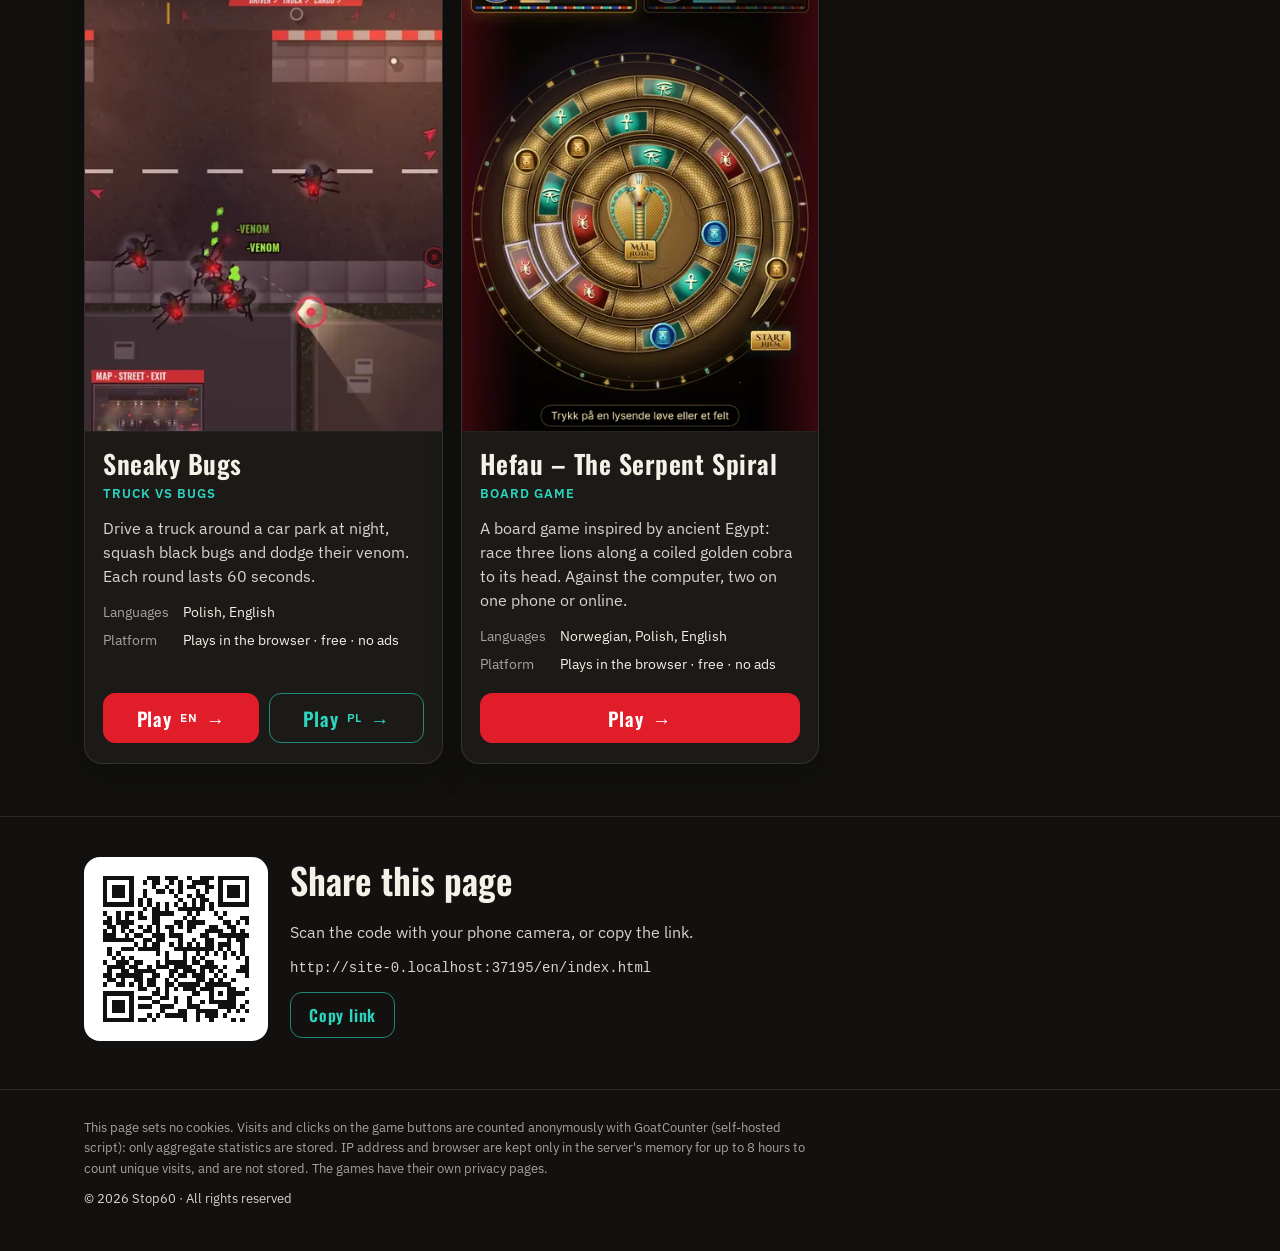
<file: en/index.html>
<!DOCTYPE html>
<!-- Copyright (c) 2026 Stop60. All rights reserved. -->
<html lang="en">
<head>
<meta charset="utf-8"/>
<meta name="viewport" content="width=device-width, initial-scale=1, viewport-fit=cover"/>
<meta name="robots" content="noindex,nofollow"/>
<title>Stop60 – small free browser games</title>
<meta name="description" content="Small phone games from Stop60 that you start straight in your browser. No install, no account, no payment – completely free for everyone."/>
<meta name="theme-color" content="#12110f"/>
<meta name="color-scheme" content="dark"/>
<link rel="canonical" href="https://stop60.no/portfolio/en/"/>
<link rel="alternate" hreflang="nb" href="https://stop60.no/portfolio/"/>
<link rel="alternate" hreflang="pl" href="https://stop60.no/portfolio/pl/"/>
<link rel="alternate" hreflang="en" href="https://stop60.no/portfolio/en/"/>
<link rel="alternate" hreflang="x-default" href="https://stop60.no/portfolio/"/>
<link rel="icon" href="../favicon.ico" sizes="48x48"/>
<link rel="icon" type="image/svg+xml" href="../assets/favicon.svg?v=2"/>
<link rel="icon" type="image/png" sizes="32x32" href="../assets/favicon-32.png"/>
<link rel="apple-touch-icon" href="../assets/apple-touch-icon.png?v=2"/>
<link rel="preload" href="../fonts/oswald-latin.woff2" as="font" type="font/woff2" crossorigin/>
<style>@font-face {font-family: 'IBM Plex Sans';font-style: normal;font-weight: 400;font-stretch: 100%;font-display: swap;src: url(../fonts/ibm-plex-sans-latin-ext.woff2) format('woff2');unicode-range: U+0100-02BA, U+02BD-02C5, U+02C7-02CC, U+02CE-02D7, U+02DD-02FF, U+0304, U+0308, U+0329, U+1D00-1DBF, U+1E00-1E9F, U+1EF2-1EFF, U+2020, U+20A0-20AB, U+20AD-20C0, U+2113, U+2C60-2C7F, U+A720-A7FF;}@font-face {font-family: 'IBM Plex Sans';font-style: normal;font-weight: 400;font-stretch: 100%;font-display: swap;src: url(../fonts/ibm-plex-sans-latin.woff2) format('woff2');unicode-range: U+0000-00FF, U+0131, U+0152-0153, U+02BB-02BC, U+02C6, U+02DA, U+02DC, U+0304, U+0308, U+0329, U+2000-206F, U+20AC, U+2122, U+2191, U+2193, U+2212, U+2215, U+FEFF, U+FFFD;}@font-face {font-family: 'IBM Plex Sans';font-style: normal;font-weight: 500;font-stretch: 100%;font-display: swap;src: url(../fonts/ibm-plex-sans-latin-ext.woff2) format('woff2');unicode-range: U+0100-02BA, U+02BD-02C5, U+02C7-02CC, U+02CE-02D7, U+02DD-02FF, U+0304, U+0308, U+0329, U+1D00-1DBF, U+1E00-1E9F, U+1EF2-1EFF, U+2020, U+20A0-20AB, U+20AD-20C0, U+2113, U+2C60-2C7F, U+A720-A7FF;}@font-face {font-family: 'IBM Plex Sans';font-style: normal;font-weight: 500;font-stretch: 100%;font-display: swap;src: url(../fonts/ibm-plex-sans-latin.woff2) format('woff2');unicode-range: U+0000-00FF, U+0131, U+0152-0153, U+02BB-02BC, U+02C6, U+02DA, U+02DC, U+0304, U+0308, U+0329, U+2000-206F, U+20AC, U+2122, U+2191, U+2193, U+2212, U+2215, U+FEFF, U+FFFD;}@font-face {font-family: 'IBM Plex Sans';font-style: normal;font-weight: 600;font-stretch: 100%;font-display: swap;src: url(../fonts/ibm-plex-sans-latin-ext.woff2) format('woff2');unicode-range: U+0100-02BA, U+02BD-02C5, U+02C7-02CC, U+02CE-02D7, U+02DD-02FF, U+0304, U+0308, U+0329, U+1D00-1DBF, U+1E00-1E9F, U+1EF2-1EFF, U+2020, U+20A0-20AB, U+20AD-20C0, U+2113, U+2C60-2C7F, U+A720-A7FF;}@font-face {font-family: 'IBM Plex Sans';font-style: normal;font-weight: 600;font-stretch: 100%;font-display: swap;src: url(../fonts/ibm-plex-sans-latin.woff2) format('woff2');unicode-range: U+0000-00FF, U+0131, U+0152-0153, U+02BB-02BC, U+02C6, U+02DA, U+02DC, U+0304, U+0308, U+0329, U+2000-206F, U+20AC, U+2122, U+2191, U+2193, U+2212, U+2215, U+FEFF, U+FFFD;}@font-face {font-family: 'Oswald';font-style: normal;font-weight: 500;font-display: swap;src: url(../fonts/oswald-latin-ext.woff2) format('woff2');unicode-range: U+0100-02BA, U+02BD-02C5, U+02C7-02CC, U+02CE-02D7, U+02DD-02FF, U+0304, U+0308, U+0329, U+1D00-1DBF, U+1E00-1E9F, U+1EF2-1EFF, U+2020, U+20A0-20AB, U+20AD-20C0, U+2113, U+2C60-2C7F, U+A720-A7FF;}@font-face {font-family: 'Oswald';font-style: normal;font-weight: 500;font-display: swap;src: url(../fonts/oswald-latin.woff2) format('woff2');unicode-range: U+0000-00FF, U+0131, U+0152-0153, U+02BB-02BC, U+02C6, U+02DA, U+02DC, U+0304, U+0308, U+0329, U+2000-206F, U+20AC, U+2122, U+2191, U+2193, U+2212, U+2215, U+FEFF, U+FFFD;}@font-face {font-family: 'Oswald';font-style: normal;font-weight: 600;font-display: swap;src: url(../fonts/oswald-latin-ext.woff2) format('woff2');unicode-range: U+0100-02BA, U+02BD-02C5, U+02C7-02CC, U+02CE-02D7, U+02DD-02FF, U+0304, U+0308, U+0329, U+1D00-1DBF, U+1E00-1E9F, U+1EF2-1EFF, U+2020, U+20A0-20AB, U+20AD-20C0, U+2113, U+2C60-2C7F, U+A720-A7FF;}@font-face {font-family: 'Oswald';font-style: normal;font-weight: 600;font-display: swap;src: url(../fonts/oswald-latin.woff2) format('woff2');unicode-range: U+0000-00FF, U+0131, U+0152-0153, U+02BB-02BC, U+02C6, U+02DA, U+02DC, U+0304, U+0308, U+0329, U+2000-206F, U+20AC, U+2122, U+2191, U+2193, U+2212, U+2215, U+FEFF, U+FFFD;}
:root{--bg:#12110f;--bg2:#1c1a17;--bg3:#24211d;--ink:#f5f1e8;--txt:#e7e5e4;--mut:#a8a29e;--teal:#2dd4bf;--red:#e11d2a;--gold:#d9a441;--line:rgba(255,255,255,.1)}
*{box-sizing:border-box}
html{-webkit-text-size-adjust:100%;scroll-behavior:smooth}
body{margin:0;background:var(--bg);color:var(--txt);font:400 16px/1.55 'IBM Plex Sans',system-ui,-apple-system,Segoe UI,Roboto,sans-serif}
a{color:var(--teal)}
img,svg{max-width:100%;display:block}
.wrap{max-width:72rem;margin:0 auto;padding:0 max(20px,env(safe-area-inset-right,0px)) 0 max(20px,env(safe-area-inset-left,0px))}
.skip{position:absolute;left:-999px}.skip:focus{left:12px;top:12px;z-index:9;background:#fff;color:#000;padding:8px}

.top{position:sticky;top:0;z-index:5;padding-top:env(safe-area-inset-top,0px);background:rgba(18,17,15,.86);-webkit-backdrop-filter:blur(10px);backdrop-filter:blur(10px);border-bottom:1px solid var(--line)}
.top .wrap{display:flex;align-items:center;justify-content:space-between;gap:12px;height:60px}
.brand{display:flex;align-items:center;gap:10px;min-height:44px;border-radius:10px;text-decoration:none;color:var(--ink)}
.brand img{width:34px;height:34px}
.brand span{font:600 21px/1 'Oswald',sans-serif;letter-spacing:.04em}
.badge{display:inline-block;margin-left:2px;padding:4px 7px;border-radius:6px;background:var(--gold);color:#1a1405;font:600 11px/1 'Oswald',sans-serif;letter-spacing:.16em}
.lang{display:flex;gap:4px;margin:0;padding:0;list-style:none}
.lang a{display:flex;align-items:center;justify-content:center;min-width:44px;min-height:44px;padding:0 8px;text-align:center;border-radius:8px;font:600 13px/1 'Oswald',sans-serif;letter-spacing:.12em;color:var(--ink);text-decoration:none;border:1px solid rgba(255,255,255,.18)}
.lang a[aria-current]{background:var(--ink);color:var(--bg);border-color:var(--ink)}

.intro{padding:44px 0 30px;background:radial-gradient(120% 90% at 85% -10%,rgba(225,29,42,.22),transparent 60%),radial-gradient(90% 70% at -10% 10%,rgba(45,212,191,.12),transparent 60%)}
.k{font:500 12px/1 'Oswald',sans-serif;letter-spacing:.35em;text-transform:uppercase;color:var(--teal);margin:0 0 14px}
h1{font:600 clamp(36px,9vw,64px)/1.02 'Oswald',sans-serif;color:var(--ink);margin:0 0 16px;letter-spacing:.01em}
.lead{max-width:40rem;margin:0 0 10px;font-size:clamp(17px,4.4vw,20px);color:#d6d3d1}
.lead b{color:var(--ink);font-weight:600}
.pills{display:flex;flex-wrap:wrap;gap:8px;margin:0;padding:0;list-style:none}
.pills li{display:flex;align-items:center;gap:8px;padding:7px 13px;border-radius:999px;background:var(--bg2);border:1px solid var(--line);font-size:14px;color:var(--ink)}
.pills li::before{content:"";width:8px;height:8px;border-radius:50%;background:var(--teal)}

section.s{padding:34px 0 52px}
h2{font:600 clamp(26px,5vw,36px)/1.1 'Oswald',sans-serif;color:var(--ink);margin:0 0 20px}
.games{display:grid;gap:18px;grid-template-columns:1fr;margin:0;padding:0;list-style:none}
@media (min-width:720px){.games{grid-template-columns:repeat(2,1fr)}}
@media (min-width:1080px){.games{grid-template-columns:repeat(3,1fr)}}
.game{display:flex;flex-direction:column;background:var(--bg2);border:1px solid var(--line);border-radius:18px;overflow:hidden;box-shadow:0 10px 30px rgba(0,0,0,.25)}
.shot{position:relative;aspect-ratio:2/3;max-height:520px;background:#0b0a09;overflow:hidden;border-bottom:1px solid var(--line)}
.shot img,.shot svg{width:100%;height:100%;object-fit:cover;object-position:50% 55%}
.shot .tagl{position:absolute;left:12px;top:12px;padding:5px 9px;border-radius:7px;background:rgba(18,17,15,.82);color:var(--ink);font:600 12px/1 'Oswald',sans-serif;letter-spacing:.14em;text-transform:uppercase;border:1px solid rgba(255,255,255,.18)}
@media (max-width:719px){.shot{aspect-ratio:3/4}.shot img{object-position:50% 0}}
.body{display:flex;flex-direction:column;flex:1;padding:18px 18px 20px}
.game h3{font:600 26px/1.05 'Oswald',sans-serif;color:var(--ink);margin:0;letter-spacing:.02em}
.sub{margin:6px 0 12px;font-size:13px;letter-spacing:.08em;text-transform:uppercase;color:var(--teal);font-weight:600}
.desc{margin:0 0 10px;color:#d6d3d1;font-size:15.5px}
.note{margin:0 0 12px;padding:10px 12px;border-radius:10px;background:var(--bg3);color:var(--mut);font-size:13.5px;line-height:1.45}
dl.meta{display:grid;grid-template-columns:auto 1fr;gap:6px 14px;margin:4px 0 18px;font-size:14px}
dl.meta dt{color:var(--mut)}dl.meta dd{margin:0;color:var(--ink)}
.acts{display:flex;flex-wrap:wrap;gap:10px;margin-top:auto}
.btn{flex:1 1 auto;display:inline-flex;align-items:center;justify-content:center;gap:8px;min-height:50px;padding:0 20px;border-radius:12px;background:var(--red);border:1px solid var(--red);color:#fff;text-decoration:none;font:600 19px/1 'Oswald',sans-serif;letter-spacing:.05em;transition:transform .12s,filter .12s}
.btn::after{content:"→"}
.btn.alt{background:transparent;border-color:rgba(45,212,191,.6);color:var(--teal)}
.btn:hover{transform:translateY(-1px);filter:brightness(1.08)}
.btn:active{transform:translateY(0) scale(.98);filter:brightness(.95)}
.btn.alt:hover{background:rgba(45,212,191,.08)}
.btn small{font:600 12px/1 'IBM Plex Sans',sans-serif;letter-spacing:.06em}
.soon{display:inline-flex;align-items:center;min-height:50px;padding:0 16px;border-radius:12px;border:1px dashed rgba(217,164,65,.6);color:var(--gold);font:600 17px/1 'Oswald',sans-serif;letter-spacing:.08em;text-transform:uppercase}

.share{border-top:1px solid var(--line);padding:40px 0 48px}
.sharebox{display:grid;gap:22px;align-items:center;grid-template-columns:1fr}
@media (min-width:720px){.sharebox{grid-template-columns:auto 1fr}}
.qr{width:184px;height:184px;padding:10px;background:#fff;border-radius:16px}
.qr svg{width:100%;height:100%}
.share p{margin:0 0 14px;color:#d6d3d1;max-width:34rem}
.url{font:500 14px/1.4 ui-monospace,SFMono-Regular,Menlo,monospace;color:var(--ink);word-break:break-all;margin:0 0 14px}
.sbtn{display:flex;flex-wrap:wrap;gap:10px}
.sbtn button{min-height:46px;padding:0 18px;border-radius:12px;border:1px solid rgba(45,212,191,.6);background:transparent;color:var(--teal);font:600 16px/1 'Oswald',sans-serif;letter-spacing:.05em;cursor:pointer}
.sbtn button[hidden]{display:none}
.sbtn button{transition:background .15s,transform .12s}.sbtn button:hover{background:rgba(45,212,191,.1)}.sbtn button:active{transform:scale(.98)}
footer{border-top:1px solid var(--line);padding:28px 0 calc(env(safe-area-inset-bottom,0px) + 32px);color:var(--mut);font-size:13px}
footer p{margin:0 0 10px;max-width:46rem}
footer .copy{color:#d6d3d1}


.brand .sign{width:36px;height:36px;flex:0 0 auto;filter:drop-shadow(0 2px 6px rgba(225,29,42,.35))}
.lead.l2{margin-bottom:22px;color:var(--ink);font-weight:500}
.hero-sign{width:clamp(88px,22vw,120px);margin:0 0 22px;transform-origin:50% 50%;animation:signIn .9s cubic-bezier(.2,.9,.25,1.15) .1s both}
.hero-sign svg{width:100%;height:auto;aspect-ratio:1;filter:drop-shadow(0 10px 24px rgba(0,0,0,.45)) drop-shadow(0 0 22px rgba(225,29,42,.38))}
@keyframes signIn{from{opacity:0;transform:scale(.55) rotate(-45deg)}60%{opacity:1}to{opacity:1;transform:none}}
@media (prefers-reduced-motion:reduce){.hero-sign{animation:none}}


a:focus-visible,button:focus-visible{outline:3px solid #fff;outline-offset:3px}
.btn:focus-visible{outline-color:#fff;box-shadow:0 0 0 6px rgba(225,29,42,.35)}
.lang a:hover{border-color:rgba(255,255,255,.45)}
.game{transition:transform .2s ease,border-color .2s ease,box-shadow .2s ease}
@media (hover:hover){.game:hover{transform:translateY(-3px);border-color:rgba(255,255,255,.18);box-shadow:0 16px 40px rgba(0,0,0,.35)}}
.intro .k,.intro h1,.intro .lead,.intro .pills{animation:fadeUp .6s ease both}
.intro .k{animation-delay:.25s}.intro h1{animation-delay:.32s}.intro .lead{animation-delay:.4s}.intro .lead.l2{animation-delay:.46s}.intro .pills{animation-delay:.52s}
@keyframes fadeUp{from{opacity:0;transform:translateY(10px)}to{opacity:1;transform:none}}
.shot img{transition:transform .5s ease}
@media (hover:hover){.game:hover .shot img{transform:scale(1.025)}}
@media (prefers-reduced-motion:reduce){html{scroll-behavior:auto}*,*::before,*::after{animation:none!important;transition:none!important}}</style>
<meta property="og:type" content="website"/>
<meta property="og:site_name" content="Stop60"/>
<meta property="og:title" content="Stop60 – small free browser games"/>
<meta property="og:description" content="Small phone games from Stop60 that you start straight in your browser. No install, no account, no payment – completely free for everyone."/>
<meta property="og:url" content="https://stop60.no/portfolio-test/en/"/>
<meta property="og:locale" content="en_GB"/>
<meta property="og:locale:alternate" content="nb_NO"/>
<meta property="og:locale:alternate" content="pl_PL"/>
<meta property="og:image" content="https://stop60.no/portfolio-test/assets/og-en.jpg?v=4"/>
<meta property="og:image:type" content="image/jpeg"/>
<meta property="og:image:width" content="1200"/>
<meta property="og:image:height" content="630"/>
<meta property="og:image:alt" content="Stop60 – Small free browser games"/>
<meta name="twitter:card" content="summary_large_image"/>
<meta name="twitter:title" content="Stop60 – small free browser games"/>
<meta name="twitter:description" content="Small phone games from Stop60 that you start straight in your browser. No install, no account, no payment – completely free for everyone."/>
<meta name="twitter:image" content="https://stop60.no/portfolio-test/assets/og-en.jpg?v=4"/>
<meta name="twitter:image:alt" content="Stop60 – Small free browser games"/>
<script type="application/ld+json">{"@context":"https://schema.org","@graph":[{"@type":"Organization","@id":"https://stop60.no/#org","name":"Stop60","url":"https://stop60.no/","logo":"https://stop60.no/assets/apple-touch-icon.png"},{"@type":"ItemList","name":"Stop60 – small free browser games","url":"https://stop60.no/portfolio/en/","itemListElement":[{"@type":"ListItem","position":1,"item":{"@type":"VideoGame","name":"POWER","url":"https://stop60.no/power/","description":"A short action game: for 60 seconds you control an electrician on a construction site. Short health and safety reminders appear as you play.","inLanguage":["en"],"image":"https://stop60.no/portfolio-test/assets/img/power-800.webp","operatingSystem":"Any (web browser)","isAccessibleForFree":true,"offers":{"@type":"Offer","price":"0","priceCurrency":"NOK"},"publisher":{"@id":"https://stop60.no/#org"},"author":{"@id":"https://stop60.no/#org"},"gamePlatform":"Web browser","applicationCategory":"GameApplication","playMode":"SinglePlayer"}},{"@type":"ListItem","position":2,"item":{"@type":"VideoGame","name":"STRØM","url":"https://stop60.no/strom/","description":"The Norwegian version of POWER, with short reminders based on Norwegian HMS (health and safety) rules.","inLanguage":["nb"],"image":"https://stop60.no/portfolio-test/assets/img/strom-800.webp","operatingSystem":"Any (web browser)","isAccessibleForFree":true,"offers":{"@type":"Offer","price":"0","priceCurrency":"NOK"},"publisher":{"@id":"https://stop60.no/#org"},"author":{"@id":"https://stop60.no/#org"},"gamePlatform":"Web browser","applicationCategory":"GameApplication","playMode":"SinglePlayer"}},{"@type":"ListItem","position":3,"item":{"@type":"VideoGame","name":"PRĄD","url":"https://stop60.no/prad/","description":"The Polish version of POWER, with short reminders based on Polish BHP (health and safety) rules.","inLanguage":["pl"],"image":"https://stop60.no/portfolio-test/assets/img/prad-800.webp","operatingSystem":"Any (web browser)","isAccessibleForFree":true,"offers":{"@type":"Offer","price":"0","priceCurrency":"NOK"},"publisher":{"@id":"https://stop60.no/#org"},"author":{"@id":"https://stop60.no/#org"},"gamePlatform":"Web browser","applicationCategory":"GameApplication","playMode":"SinglePlayer"}},{"@type":"ListItem","position":4,"item":{"@type":"VideoGame","name":"Sneaky Bugs","url":"https://stop60.no/robaki/","description":"Drive a truck around a car park at night, squash black bugs and dodge their venom. Each round lasts 60 seconds.","inLanguage":["pl","en"],"image":"https://stop60.no/portfolio-test/assets/img/robaki-800.webp","operatingSystem":"Any (web browser)","isAccessibleForFree":true,"offers":{"@type":"Offer","price":"0","priceCurrency":"NOK"},"publisher":{"@id":"https://stop60.no/#org"},"author":{"@id":"https://stop60.no/#org"},"gamePlatform":"Web browser","applicationCategory":"GameApplication","playMode":"SinglePlayer"}},{"@type":"ListItem","position":5,"item":{"@type":"VideoGame","name":"Hefau – The Serpent Spiral","url":"https://stop60.no/hefau/","description":"A board game inspired by ancient Egypt: race three lions along a coiled golden cobra to its head. Against the computer, two on one phone or online.","inLanguage":["nb","pl","en"],"image":"https://stop60.no/portfolio-test/assets/img/hefau-800.webp","operatingSystem":"Any (web browser)","isAccessibleForFree":true,"offers":{"@type":"Offer","price":"0","priceCurrency":"NOK"},"publisher":{"@id":"https://stop60.no/#org"},"author":{"@id":"https://stop60.no/#org"},"gamePlatform":"Web browser","applicationCategory":"GameApplication","playMode":"SinglePlayer"}}]}]}</script>
<script data-goatcounter="https://jtaczala-games.goatcounter.com/count" async src="../count.js"></script>
<script defer src="../assets/qrcode.min.js"></script>
<script defer src="../assets/app.js?v=1"></script>
</head>
<body data-i18n='{&quot;copied&quot;: &quot;Link copied&quot;, &quot;copy&quot;: &quot;Copy link&quot;, &quot;qr&quot;: &quot;QR code for this page&quot;}'>
<svg width="0" height="0" style="position:absolute" aria-hidden="true" focusable="false"><symbol id="stop-sign" viewBox="0 0 200 200"><defs><linearGradient id="s60g" x1="0" y1="0" x2="0" y2="1"><stop offset="0" stop-color="#f0343f"/><stop offset="1" stop-color="#c3121e"/></linearGradient></defs>
<path fill="#fff" d="M192.39,138.27 L138.27,192.39 L61.73,192.39 L7.61,138.27 L7.61,61.73 L61.73,7.61 L138.27,7.61 L192.39,61.73Z"/>
<path fill="url(#s60g)" d="M185.00,135.21 L135.21,185.00 L64.79,185.00 L15.00,135.21 L15.00,64.79 L64.79,15.00 L135.21,15.00 L185.00,64.79Z"/>
<path fill="none" stroke="rgba(255,255,255,.28)" stroke-width="1.2" d="M179.45,132.91 L132.91,179.45 L67.09,179.45 L20.55,132.91 L20.55,67.09 L67.09,20.55 L132.91,20.55 L179.45,67.09Z"/>
<path fill="#fff" d="M47.16666666666667 106.74074074074075Q42.47530864197532 106.74074074074075 39.327160493827165 105.07407407407408Q36.17901234567902 103.4074074074074 34.57407407407408 99.91975308641975Q32.96913580246915 96.4320987654321 32.78395061728396 90.87654320987654L42.228395061728406 89.45679012345678Q42.290123456790134 92.66666666666667 42.814814814814824 94.64197530864197Q43.33950617283951 96.61728395061729 44.296296296296305 97.4814814814815Q45.253086419753096 98.34567901234568 46.61111111111112 98.34567901234568Q48.33950617283952 98.34567901234568 48.86419753086421 97.17283950617283Q49.3888888888889 96.0 49.3888888888889 94.70370370370371Q49.3888888888889 91.61728395061729 47.90740740740742 89.48765432098766Q46.42592592592594 87.35802469135803 43.89506172839507 85.19753086419753L39.57407407407408 81.4320987654321Q36.73456790123458 79.0246913580247 34.790123456790134 75.96913580246914Q32.84567901234569 72.91358024691358 32.84567901234569 68.40740740740742Q32.84567901234569 62.04938271604939 36.61111111111112 58.68518518518519Q40.37654320987655 55.32098765432099 46.85802469135803 55.32098765432099Q50.87037037037038 55.32098765432099 53.30864197530865 56.67901234567901Q55.746913580246925 58.03703703703704 57.012345679012356 60.22839506172839Q58.277777777777786 62.41975308641975 58.74074074074075 64.85802469135803Q59.20370370370371 67.2962962962963 59.265432098765444 69.51851851851852L49.75925925925927 70.69135802469137Q49.69753086419754 68.46913580246914 49.481481481481495 66.83333333333334Q49.265432098765444 65.19753086419753 48.58641975308643 64.30246913580247Q47.90740740740742 63.40740740740741 46.48765432098766 63.40740740740741Q44.94444444444446 63.40740740740741 44.23456790123458 64.70370370370371Q43.5246913580247 66.0 43.5246913580247 67.2962962962963Q43.5246913580247 70.07407407407408 44.85185185185186 71.83333333333334Q46.17901234567902 73.5925925925926 48.33950617283952 75.50617283950618L52.47530864197532 79.14814814814815Q55.746913580246925 81.92592592592592 58.000000000000014 85.44444444444444Q60.253086419753096 88.96296296296296 60.253086419753096 94.14814814814815Q60.253086419753096 97.66666666666667 58.64814814814815 100.53703703703704Q57.043209876543216 103.4074074074074 54.111111111111114 105.07407407407408Q51.17901234567902 106.74074074074075 47.16666666666667 106.74074074074075Z M73.12962962962963 106.0V64.20987654320987H65.59876543209877V56.0H91.70987654320989V64.20987654320987H84.24074074074075V106.0Z M113.41358024691357 106.74074074074075Q107.79629629629629 106.74074074074075 104.52469135802468 104.76543209876544Q101.25308641975309 102.79012345679013 99.83333333333334 99.08641975308643Q98.41358024691358 95.38271604938272 98.41358024691358 90.25925925925927V71.67901234567901Q98.41358024691358 66.49382716049382 99.83333333333334 62.85185185185185Q101.25308641975309 59.20987654320988 104.52469135802468 57.26543209876543Q107.79629629629629 55.32098765432099 113.41358024691357 55.32098765432099Q119.09259259259258 55.32098765432099 122.39506172839505 57.26543209876543Q125.69753086419752 59.20987654320988 127.11728395061728 62.85185185185185Q128.53703703703704 66.49382716049382 128.53703703703704 71.67901234567901V90.25925925925927Q128.53703703703704 95.38271604938272 127.11728395061728 99.08641975308643Q125.69753086419752 102.79012345679013 122.39506172839505 104.76543209876544Q119.09259259259258 106.74074074074075 113.41358024691357 106.74074074074075ZM113.41358024691357 98.90123456790124Q115.14197530864197 98.90123456790124 115.94444444444444 98.03703703703704Q116.74691358024691 97.17283950617283 116.99382716049382 95.81481481481481Q117.24074074074073 94.45679012345678 117.24074074074073 93.03703703703704V68.96296296296296Q117.24074074074073 67.48148148148148 116.99382716049382 66.15432098765433Q116.74691358024691 64.82716049382717 115.94444444444444 63.96296296296296Q115.14197530864197 63.098765432098766 113.41358024691357 63.098765432098766Q111.80864197530863 63.098765432098766 111.00617283950616 63.96296296296296Q110.2037037037037 64.82716049382717 109.95679012345678 66.15432098765433Q109.70987654320987 67.48148148148148 109.70987654320987 68.96296296296296V93.03703703703704Q109.70987654320987 94.45679012345678 109.92592592592592 95.81481481481481Q110.14197530864197 97.17283950617283 110.91358024691357 98.03703703703704Q111.68518518518518 98.90123456790124 113.41358024691357 98.90123456790124Z M138.26543209876542 106.0V56.0H155.05555555555554Q159.56172839506172 56.0 162.46296296296296 57.69753086419753Q165.3641975308642 59.39506172839506 166.78395061728395 62.635802469135804Q168.2037037037037 65.87654320987654 168.2037037037037 70.50617283950618Q168.2037037037037 76.30864197530865 166.29012345679013 79.3641975308642Q164.37654320987653 82.41975308641975 161.1049382716049 83.59259259259258Q157.83333333333331 84.76543209876543 153.75925925925924 84.76543209876543H149.3148148148148V106.0ZM149.3148148148148 77.04938271604938H153.0185185185185Q155.05555555555554 77.04938271604938 156.1049382716049 76.30864197530863Q157.1543209876543 75.5679012345679 157.49382716049382 74.08641975308642Q157.83333333333331 72.60493827160494 157.83333333333331 70.32098765432099Q157.83333333333331 68.40740740740742 157.55555555555554 66.9567901234568Q157.27777777777777 65.50617283950618 156.2283950617284 64.64197530864197Q155.179012345679 63.77777777777778 152.95679012345678 63.77777777777778H149.3148148148148Z"/>
<path fill="#fff" d="M78.0,115.5h44v2.2h-44z" opacity=".9"/>
<path fill="#fff" d="M91.80185185185185 146.3111111111111Q89.7537037037037 146.3111111111111 88.47037037037038 145.41666666666666Q87.18703703703704 144.5222222222222 86.59074074074074 142.96666666666664Q85.99444444444444 141.4111111111111 85.99444444444444 139.4148148148148V131.81851851851852Q85.99444444444444 129.77037037037036 86.47407407407408 128.16296296296295Q86.95370370370371 126.55555555555556 88.19814814814815 125.63518518518518Q89.44259259259259 124.71481481481482 91.77592592592593 124.71481481481482Q93.79814814814816 124.71481481481482 94.96481481481482 125.33703703703704Q96.13148148148149 125.95925925925926 96.62407407407409 127.15185185185184Q97.11666666666667 128.34444444444443 97.11666666666667 130.1074074074074Q97.11666666666667 130.2111111111111 97.12962962962963 130.30185185185184Q97.14259259259259 130.3925925925926 97.14259259259259 130.47037037037038H93.07222222222222Q93.07222222222222 129.2 92.87777777777778 128.59074074074073Q92.68333333333334 127.98148148148148 91.80185185185185 127.98148148148148Q91.20555555555556 127.98148148148148 90.90740740740742 128.34444444444443Q90.60925925925926 128.7074074074074 90.50555555555556 129.6148148148148Q90.40185185185186 130.5222222222222 90.40185185185186 132.15555555555557V134.0222222222222Q90.71296296296296 133.4777777777778 91.41296296296296 133.17962962962963Q92.11296296296297 132.88148148148147 92.99444444444444 132.85555555555555Q94.65370370370371 132.80370370370372 95.65185185185186 133.6074074074074Q96.65 134.4111111111111 97.09074074074074 135.79814814814813Q97.53148148148148 137.1851851851852 97.53148148148148 138.8962962962963Q97.53148148148148 141.1 97.01296296296296 142.77222222222224Q96.49444444444444 144.44444444444446 95.25 145.3777777777778Q94.00555555555556 146.3111111111111 91.80185185185185 146.3111111111111ZM91.8537037037037 143.12222222222223Q92.45 143.12222222222223 92.72222222222223 142.72037037037038Q92.99444444444444 142.31851851851852 93.08518518518518 141.52777777777777Q93.17592592592592 140.73703703703703 93.17592592592592 139.57037037037037Q93.17592592592592 138.53333333333333 93.11111111111111 137.78148148148148Q93.0462962962963 137.02962962962962 92.76111111111112 136.60185185185185Q92.47592592592594 136.17407407407407 91.80185185185185 136.17407407407407Q91.49074074074075 136.17407407407407 91.20555555555556 136.30370370370372Q90.92037037037038 136.43333333333334 90.71296296296296 136.6277777777778Q90.50555555555556 136.82222222222222 90.40185185185186 137.0037037037037V140.42592592592592Q90.40185185185186 141.1259259259259 90.51851851851853 141.74814814814815Q90.6351851851852 142.37037037037038 90.95925925925926 142.7462962962963Q91.28333333333333 143.12222222222223 91.8537037037037 143.12222222222223Z M108.22407407407408 146.38888888888889Q106.33148148148149 146.38888888888889 105.06111111111112 145.6240740740741Q103.79074074074074 144.85925925925926 103.14259259259259 143.51111111111112Q102.49444444444445 142.16296296296295 102.49444444444445 140.3740740740741V130.85925925925926Q102.49444444444445 129.01851851851853 103.1037037037037 127.63148148148149Q103.71296296296296 126.24444444444444 104.98333333333333 125.46666666666667Q106.2537037037037 124.6888888888889 108.22407407407408 124.6888888888889Q110.19444444444444 124.6888888888889 111.45185185185184 125.46666666666667Q112.70925925925926 126.24444444444444 113.31851851851852 127.63148148148149Q113.92777777777778 129.01851851851853 113.92777777777778 130.85925925925926V140.3740740740741Q113.92777777777778 142.13703703703703 113.27962962962962 143.49814814814815Q112.63148148148149 144.85925925925926 111.36111111111111 145.6240740740741Q110.09074074074074 146.38888888888889 108.22407407407408 146.38888888888889ZM108.22407407407408 142.52592592592592Q108.8462962962963 142.52592592592592 109.11851851851853 142.1240740740741Q109.39074074074074 141.72222222222223 109.45555555555555 141.19074074074075Q109.52037037037037 140.65925925925927 109.52037037037037 140.27037037037036V130.96296296296296Q109.52037037037037 130.5222222222222 109.46851851851852 129.96481481481482Q109.41666666666667 129.40740740740742 109.14444444444445 128.97962962962964Q108.87222222222222 128.55185185185186 108.22407407407408 128.55185185185186Q107.57592592592593 128.55185185185186 107.3037037037037 128.97962962962964Q107.03148148148148 129.40740740740742 106.97962962962963 129.96481481481482Q106.92777777777778 130.5222222222222 106.92777777777778 130.96296296296296V140.27037037037036Q106.92777777777778 140.65925925925927 107.00555555555556 141.19074074074075Q107.08333333333334 141.72222222222223 107.35555555555555 142.1240740740741Q107.62777777777778 142.52592592592592 108.22407407407408 142.52592592592592Z"/></symbol></svg>
<a class="skip" href="#main">Skip to content</a>
<header class="top"><div class="wrap">
<a class="brand" href="./"><svg class="sign" width="36" height="36" aria-hidden="true" focusable="false"><use href="#stop-sign"/></svg><span>Stop60</span> <span class="badge" title="Test version – not published">TEST</span></a>
<nav aria-label="Language"><ul class="lang"><li><a href="../" hreflang="nb" lang="nb" title="Norsk" data-gc="portfolio-lang-no">NO</a></li><li><a href="../pl/" hreflang="pl" lang="pl" title="Polski" data-gc="portfolio-lang-pl">PL</a></li><li><a href="../en/" hreflang="en" lang="en" title="English" data-gc="portfolio-lang-en" aria-current="page">EN</a></li></ul></nav>
</div></header>
<main id="main">
<section class="intro"><div class="wrap">
<div class="hero-sign" aria-hidden="true"><svg width="112" height="112" focusable="false"><use href="#stop-sign"/></svg></div>
<p class="k">Games from Stop60</p>
<h1>Small games for your phone</h1>
<p class="lead">Stop60 makes small phone games you start straight in your browser. No install, no account, no payment. Just the game.</p>
<p class="lead l2">Made with passion and completely free for everyone.</p>
<ul class="pills"><li>No ads</li></ul>
</div></section>
<section class="s" id="games"><div class="wrap">
<h2>The games</h2>
<ul class="games">
<li class="game" id="power"><div class="shot"><img src="../assets/img/power-420.webp" srcset="../assets/img/power-420.webp 420w, ../assets/img/power-600.webp 600w, ../assets/img/power-800.webp 800w" sizes="(min-width:1080px) 360px, (min-width:720px) 46vw, 92vw" width="800" height="1201" fetchpriority="high" decoding="async" alt="POWER – screenshot from the game"/></div><div class="body"><h3>POWER</h3><p class="sub">Electrician on site</p><p class="desc">A short action game: for 60 seconds you control an electrician on a construction site. Short health and safety reminders appear as you play.</p><dl class="meta"><dt>Languages</dt><dd>English</dd><dt>Platform</dt><dd>Plays in the browser · free · no ads</dd></dl><div class="acts"><a class="btn" href="/power/?ref=portfolio" data-gc="portfolio-click-power" aria-label="Play POWER">Play</a></div></div></li>
<li class="game" id="strom"><div class="shot"><img src="../assets/img/strom-420.webp" srcset="../assets/img/strom-420.webp 420w, ../assets/img/strom-600.webp 600w, ../assets/img/strom-800.webp 800w" sizes="(min-width:1080px) 360px, (min-width:720px) 46vw, 92vw" width="800" height="1201" loading="lazy" decoding="async" alt="STRØM – screenshot from the game"/></div><div class="body"><h3>STRØM</h3><p class="sub">Electrician on site · Norway</p><p class="desc">The Norwegian version of POWER, with short reminders based on Norwegian HMS (health and safety) rules.</p><dl class="meta"><dt>Languages</dt><dd>Norwegian</dd><dt>Platform</dt><dd>Plays in the browser · free · no ads</dd></dl><div class="acts"><a class="btn" href="/strom/?ref=portfolio" data-gc="portfolio-click-strom" aria-label="Play STRØM">Play</a></div></div></li>
<li class="game" id="prad"><div class="shot"><img src="../assets/img/prad-420.webp" srcset="../assets/img/prad-420.webp 420w, ../assets/img/prad-600.webp 600w, ../assets/img/prad-800.webp 800w" sizes="(min-width:1080px) 360px, (min-width:720px) 46vw, 92vw" width="800" height="1201" loading="lazy" decoding="async" alt="PRĄD – screenshot from the game"/></div><div class="body"><h3>PRĄD</h3><p class="sub">Electrician on site · Poland</p><p class="desc">The Polish version of POWER, with short reminders based on Polish BHP (health and safety) rules.</p><dl class="meta"><dt>Languages</dt><dd>Polish</dd><dt>Platform</dt><dd>Plays in the browser · free · no ads</dd></dl><div class="acts"><a class="btn" href="/prad/?ref=portfolio" data-gc="portfolio-click-prad" aria-label="Play PRĄD">Play</a></div></div></li>
<li class="game" id="robaki"><div class="shot"><img src="../assets/img/robaki-en-420.webp" srcset="../assets/img/robaki-en-420.webp 420w, ../assets/img/robaki-en-600.webp 600w, ../assets/img/robaki-en-800.webp 800w" sizes="(min-width:1080px) 360px, (min-width:720px) 46vw, 92vw" width="800" height="1201" loading="lazy" decoding="async" alt="Sneaky Bugs – screenshot from the game"/></div><div class="body"><h3>Sneaky Bugs</h3><p class="sub">Truck vs bugs</p><p class="desc">Drive a truck around a car park at night, squash black bugs and dodge their venom. Each round lasts 60 seconds.</p><dl class="meta"><dt>Languages</dt><dd>Polish, English</dd><dt>Platform</dt><dd>Plays in the browser · free · no ads</dd></dl><div class="acts"><a class="btn" href="/robaki/en/?ref=portfolio" data-gc="portfolio-click-robaki-en" hreflang="en" aria-label="Play EN – Sneaky Bugs, English version">Play <small>EN</small></a><a class="btn alt" href="/robaki/?ref=portfolio" data-gc="portfolio-click-robaki" hreflang="pl" aria-label="Play PL – Sneaky Bugs, Polish version">Play <small>PL</small></a></div></div></li>
<li class="game" id="hefau"><div class="shot"><img src="../assets/img/hefau-420.webp" srcset="../assets/img/hefau-420.webp 420w, ../assets/img/hefau-600.webp 600w, ../assets/img/hefau-800.webp 800w" sizes="(min-width:1080px) 360px, (min-width:720px) 46vw, 92vw" width="800" height="1201" loading="lazy" decoding="async" alt="Hefau – The Serpent Spiral – screenshot from the game"/></div><div class="body"><h3>Hefau – The Serpent Spiral</h3><p class="sub">Board game</p><p class="desc">A board game inspired by ancient Egypt: race three lions along a coiled golden cobra to its head. Against the computer, two on one phone or online.</p><dl class="meta"><dt>Languages</dt><dd>Norwegian, Polish, English</dd><dt>Platform</dt><dd>Plays in the browser · free · no ads</dd></dl><div class="acts"><a class="btn" href="/hefau/?ref=portfolio" data-gc="portfolio-click-hefau" aria-label="Play Hefau – The Serpent Spiral">Play</a></div></div></li>
</ul>
</div></section>
<section class="share" id="share"><div class="wrap sharebox">
<div class="qr" id="qr" role="img" aria-label="QR code for this page"></div>
<div><h2>Share this page</h2><p>Scan the code with your phone camera, or copy the link.</p><p class="url" id="purl">https://stop60.no/portfolio-test/en/</p>
<div class="sbtn"><button type="button" id="copy">Copy link</button><button type="button" id="nshare" hidden>Share …</button></div></div>
</div></section>
</main>
<footer><div class="wrap">
<p>This page sets no cookies. Visits and clicks on the game buttons are counted anonymously with GoatCounter (self-hosted script): only aggregate statistics are stored. IP address and browser are kept only in the server&#x27;s memory for up to 8 hours to count unique visits, and are not stored. The games have their own privacy pages.</p>
<p class="copy">© 2026 Stop60 · All rights reserved</p>
</div></footer>
</body>
</html>
</file>
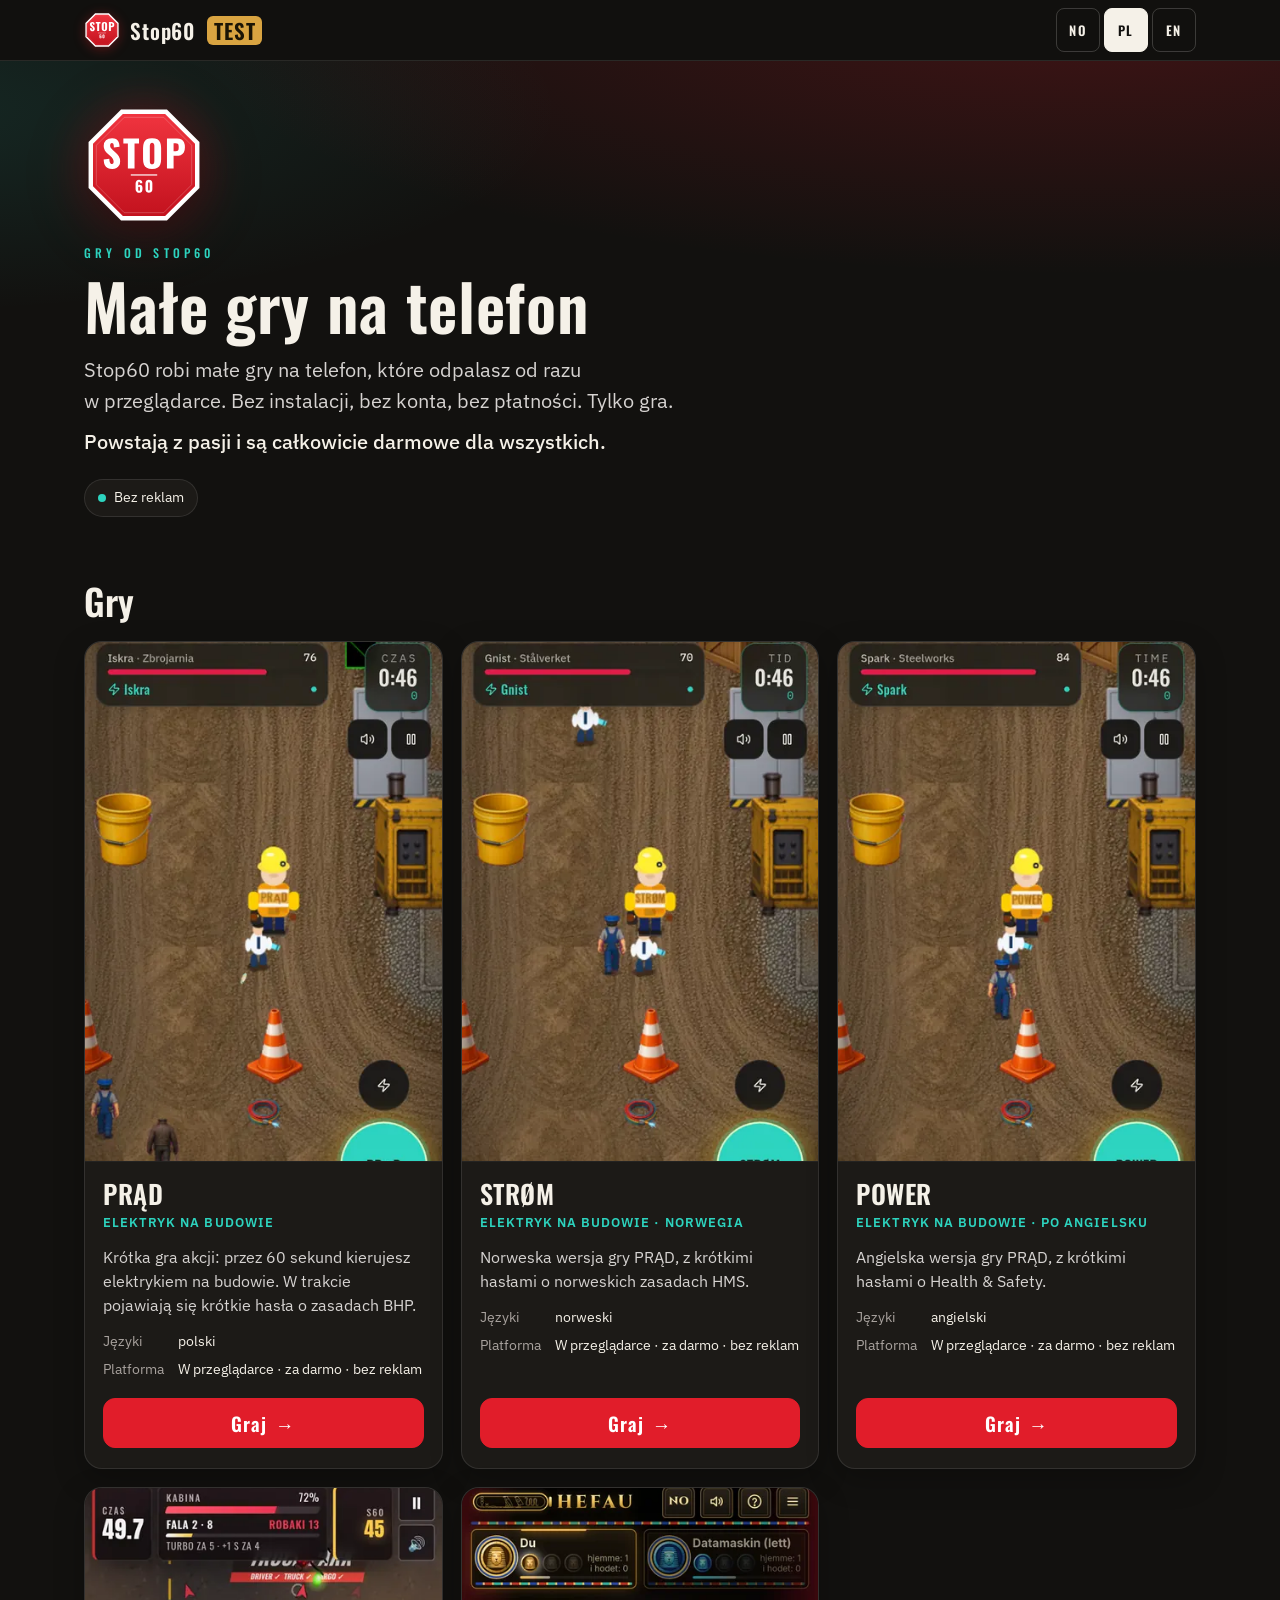
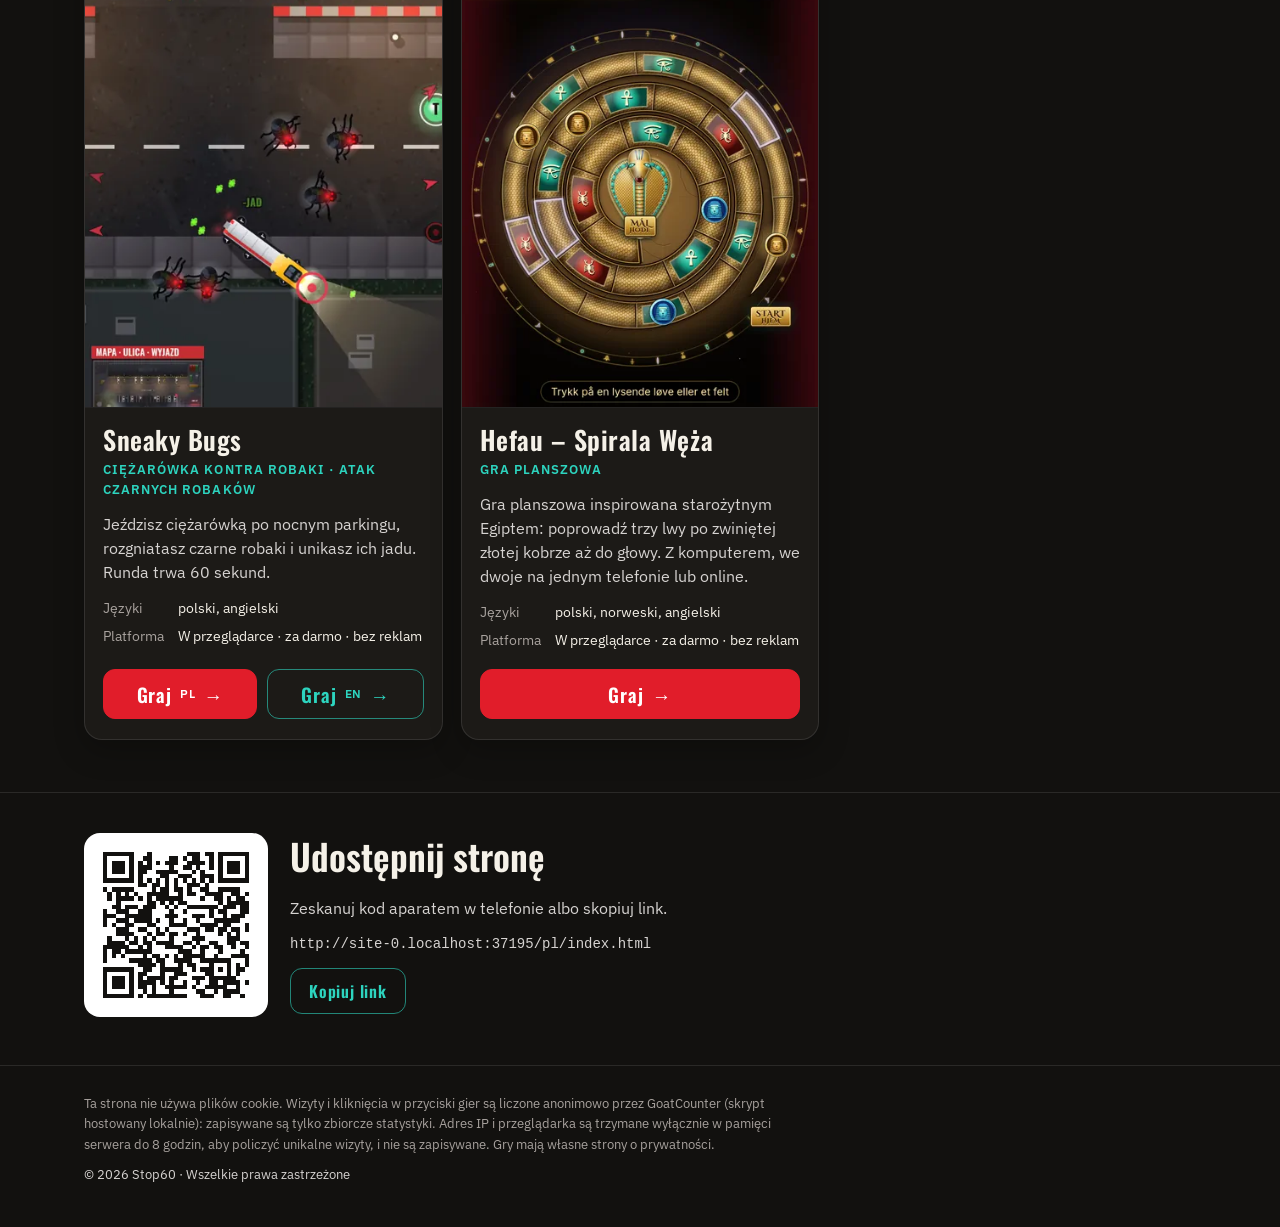
<file: pl/index.html>
<!DOCTYPE html>
<!-- Copyright (c) 2026 Stop60. All rights reserved. -->
<html lang="pl">
<head>
<meta charset="utf-8"/>
<meta name="viewport" content="width=device-width, initial-scale=1, viewport-fit=cover"/>
<meta name="robots" content="noindex,nofollow"/>
<title>Stop60 – małe darmowe gry w przeglądarce</title>
<meta name="description" content="Małe gry na telefon od Stop60, które odpalasz od razu w przeglądarce. Bez instalacji, bez konta, bez płatności – całkowicie darmowe dla wszystkich."/>
<meta name="theme-color" content="#12110f"/>
<meta name="color-scheme" content="dark"/>
<link rel="canonical" href="https://stop60.no/portfolio/pl/"/>
<link rel="alternate" hreflang="nb" href="https://stop60.no/portfolio/"/>
<link rel="alternate" hreflang="pl" href="https://stop60.no/portfolio/pl/"/>
<link rel="alternate" hreflang="en" href="https://stop60.no/portfolio/en/"/>
<link rel="alternate" hreflang="x-default" href="https://stop60.no/portfolio/"/>
<link rel="icon" href="../favicon.ico" sizes="48x48"/>
<link rel="icon" type="image/svg+xml" href="../assets/favicon.svg?v=2"/>
<link rel="icon" type="image/png" sizes="32x32" href="../assets/favicon-32.png"/>
<link rel="apple-touch-icon" href="../assets/apple-touch-icon.png?v=2"/>
<link rel="preload" href="../fonts/oswald-latin.woff2" as="font" type="font/woff2" crossorigin/>
<style>@font-face {font-family: 'IBM Plex Sans';font-style: normal;font-weight: 400;font-stretch: 100%;font-display: swap;src: url(../fonts/ibm-plex-sans-latin-ext.woff2) format('woff2');unicode-range: U+0100-02BA, U+02BD-02C5, U+02C7-02CC, U+02CE-02D7, U+02DD-02FF, U+0304, U+0308, U+0329, U+1D00-1DBF, U+1E00-1E9F, U+1EF2-1EFF, U+2020, U+20A0-20AB, U+20AD-20C0, U+2113, U+2C60-2C7F, U+A720-A7FF;}@font-face {font-family: 'IBM Plex Sans';font-style: normal;font-weight: 400;font-stretch: 100%;font-display: swap;src: url(../fonts/ibm-plex-sans-latin.woff2) format('woff2');unicode-range: U+0000-00FF, U+0131, U+0152-0153, U+02BB-02BC, U+02C6, U+02DA, U+02DC, U+0304, U+0308, U+0329, U+2000-206F, U+20AC, U+2122, U+2191, U+2193, U+2212, U+2215, U+FEFF, U+FFFD;}@font-face {font-family: 'IBM Plex Sans';font-style: normal;font-weight: 500;font-stretch: 100%;font-display: swap;src: url(../fonts/ibm-plex-sans-latin-ext.woff2) format('woff2');unicode-range: U+0100-02BA, U+02BD-02C5, U+02C7-02CC, U+02CE-02D7, U+02DD-02FF, U+0304, U+0308, U+0329, U+1D00-1DBF, U+1E00-1E9F, U+1EF2-1EFF, U+2020, U+20A0-20AB, U+20AD-20C0, U+2113, U+2C60-2C7F, U+A720-A7FF;}@font-face {font-family: 'IBM Plex Sans';font-style: normal;font-weight: 500;font-stretch: 100%;font-display: swap;src: url(../fonts/ibm-plex-sans-latin.woff2) format('woff2');unicode-range: U+0000-00FF, U+0131, U+0152-0153, U+02BB-02BC, U+02C6, U+02DA, U+02DC, U+0304, U+0308, U+0329, U+2000-206F, U+20AC, U+2122, U+2191, U+2193, U+2212, U+2215, U+FEFF, U+FFFD;}@font-face {font-family: 'IBM Plex Sans';font-style: normal;font-weight: 600;font-stretch: 100%;font-display: swap;src: url(../fonts/ibm-plex-sans-latin-ext.woff2) format('woff2');unicode-range: U+0100-02BA, U+02BD-02C5, U+02C7-02CC, U+02CE-02D7, U+02DD-02FF, U+0304, U+0308, U+0329, U+1D00-1DBF, U+1E00-1E9F, U+1EF2-1EFF, U+2020, U+20A0-20AB, U+20AD-20C0, U+2113, U+2C60-2C7F, U+A720-A7FF;}@font-face {font-family: 'IBM Plex Sans';font-style: normal;font-weight: 600;font-stretch: 100%;font-display: swap;src: url(../fonts/ibm-plex-sans-latin.woff2) format('woff2');unicode-range: U+0000-00FF, U+0131, U+0152-0153, U+02BB-02BC, U+02C6, U+02DA, U+02DC, U+0304, U+0308, U+0329, U+2000-206F, U+20AC, U+2122, U+2191, U+2193, U+2212, U+2215, U+FEFF, U+FFFD;}@font-face {font-family: 'Oswald';font-style: normal;font-weight: 500;font-display: swap;src: url(../fonts/oswald-latin-ext.woff2) format('woff2');unicode-range: U+0100-02BA, U+02BD-02C5, U+02C7-02CC, U+02CE-02D7, U+02DD-02FF, U+0304, U+0308, U+0329, U+1D00-1DBF, U+1E00-1E9F, U+1EF2-1EFF, U+2020, U+20A0-20AB, U+20AD-20C0, U+2113, U+2C60-2C7F, U+A720-A7FF;}@font-face {font-family: 'Oswald';font-style: normal;font-weight: 500;font-display: swap;src: url(../fonts/oswald-latin.woff2) format('woff2');unicode-range: U+0000-00FF, U+0131, U+0152-0153, U+02BB-02BC, U+02C6, U+02DA, U+02DC, U+0304, U+0308, U+0329, U+2000-206F, U+20AC, U+2122, U+2191, U+2193, U+2212, U+2215, U+FEFF, U+FFFD;}@font-face {font-family: 'Oswald';font-style: normal;font-weight: 600;font-display: swap;src: url(../fonts/oswald-latin-ext.woff2) format('woff2');unicode-range: U+0100-02BA, U+02BD-02C5, U+02C7-02CC, U+02CE-02D7, U+02DD-02FF, U+0304, U+0308, U+0329, U+1D00-1DBF, U+1E00-1E9F, U+1EF2-1EFF, U+2020, U+20A0-20AB, U+20AD-20C0, U+2113, U+2C60-2C7F, U+A720-A7FF;}@font-face {font-family: 'Oswald';font-style: normal;font-weight: 600;font-display: swap;src: url(../fonts/oswald-latin.woff2) format('woff2');unicode-range: U+0000-00FF, U+0131, U+0152-0153, U+02BB-02BC, U+02C6, U+02DA, U+02DC, U+0304, U+0308, U+0329, U+2000-206F, U+20AC, U+2122, U+2191, U+2193, U+2212, U+2215, U+FEFF, U+FFFD;}
:root{--bg:#12110f;--bg2:#1c1a17;--bg3:#24211d;--ink:#f5f1e8;--txt:#e7e5e4;--mut:#a8a29e;--teal:#2dd4bf;--red:#e11d2a;--gold:#d9a441;--line:rgba(255,255,255,.1)}
*{box-sizing:border-box}
html{-webkit-text-size-adjust:100%;scroll-behavior:smooth}
body{margin:0;background:var(--bg);color:var(--txt);font:400 16px/1.55 'IBM Plex Sans',system-ui,-apple-system,Segoe UI,Roboto,sans-serif}
a{color:var(--teal)}
img,svg{max-width:100%;display:block}
.wrap{max-width:72rem;margin:0 auto;padding:0 max(20px,env(safe-area-inset-right,0px)) 0 max(20px,env(safe-area-inset-left,0px))}
.skip{position:absolute;left:-999px}.skip:focus{left:12px;top:12px;z-index:9;background:#fff;color:#000;padding:8px}

.top{position:sticky;top:0;z-index:5;padding-top:env(safe-area-inset-top,0px);background:rgba(18,17,15,.86);-webkit-backdrop-filter:blur(10px);backdrop-filter:blur(10px);border-bottom:1px solid var(--line)}
.top .wrap{display:flex;align-items:center;justify-content:space-between;gap:12px;height:60px}
.brand{display:flex;align-items:center;gap:10px;min-height:44px;border-radius:10px;text-decoration:none;color:var(--ink)}
.brand img{width:34px;height:34px}
.brand span{font:600 21px/1 'Oswald',sans-serif;letter-spacing:.04em}
.badge{display:inline-block;margin-left:2px;padding:4px 7px;border-radius:6px;background:var(--gold);color:#1a1405;font:600 11px/1 'Oswald',sans-serif;letter-spacing:.16em}
.lang{display:flex;gap:4px;margin:0;padding:0;list-style:none}
.lang a{display:flex;align-items:center;justify-content:center;min-width:44px;min-height:44px;padding:0 8px;text-align:center;border-radius:8px;font:600 13px/1 'Oswald',sans-serif;letter-spacing:.12em;color:var(--ink);text-decoration:none;border:1px solid rgba(255,255,255,.18)}
.lang a[aria-current]{background:var(--ink);color:var(--bg);border-color:var(--ink)}

.intro{padding:44px 0 30px;background:radial-gradient(120% 90% at 85% -10%,rgba(225,29,42,.22),transparent 60%),radial-gradient(90% 70% at -10% 10%,rgba(45,212,191,.12),transparent 60%)}
.k{font:500 12px/1 'Oswald',sans-serif;letter-spacing:.35em;text-transform:uppercase;color:var(--teal);margin:0 0 14px}
h1{font:600 clamp(36px,9vw,64px)/1.02 'Oswald',sans-serif;color:var(--ink);margin:0 0 16px;letter-spacing:.01em}
.lead{max-width:40rem;margin:0 0 10px;font-size:clamp(17px,4.4vw,20px);color:#d6d3d1}
.lead b{color:var(--ink);font-weight:600}
.pills{display:flex;flex-wrap:wrap;gap:8px;margin:0;padding:0;list-style:none}
.pills li{display:flex;align-items:center;gap:8px;padding:7px 13px;border-radius:999px;background:var(--bg2);border:1px solid var(--line);font-size:14px;color:var(--ink)}
.pills li::before{content:"";width:8px;height:8px;border-radius:50%;background:var(--teal)}

section.s{padding:34px 0 52px}
h2{font:600 clamp(26px,5vw,36px)/1.1 'Oswald',sans-serif;color:var(--ink);margin:0 0 20px}
.games{display:grid;gap:18px;grid-template-columns:1fr;margin:0;padding:0;list-style:none}
@media (min-width:720px){.games{grid-template-columns:repeat(2,1fr)}}
@media (min-width:1080px){.games{grid-template-columns:repeat(3,1fr)}}
.game{display:flex;flex-direction:column;background:var(--bg2);border:1px solid var(--line);border-radius:18px;overflow:hidden;box-shadow:0 10px 30px rgba(0,0,0,.25)}
.shot{position:relative;aspect-ratio:2/3;max-height:520px;background:#0b0a09;overflow:hidden;border-bottom:1px solid var(--line)}
.shot img,.shot svg{width:100%;height:100%;object-fit:cover;object-position:50% 55%}
.shot .tagl{position:absolute;left:12px;top:12px;padding:5px 9px;border-radius:7px;background:rgba(18,17,15,.82);color:var(--ink);font:600 12px/1 'Oswald',sans-serif;letter-spacing:.14em;text-transform:uppercase;border:1px solid rgba(255,255,255,.18)}
@media (max-width:719px){.shot{aspect-ratio:3/4}.shot img{object-position:50% 0}}
.body{display:flex;flex-direction:column;flex:1;padding:18px 18px 20px}
.game h3{font:600 26px/1.05 'Oswald',sans-serif;color:var(--ink);margin:0;letter-spacing:.02em}
.sub{margin:6px 0 12px;font-size:13px;letter-spacing:.08em;text-transform:uppercase;color:var(--teal);font-weight:600}
.desc{margin:0 0 10px;color:#d6d3d1;font-size:15.5px}
.note{margin:0 0 12px;padding:10px 12px;border-radius:10px;background:var(--bg3);color:var(--mut);font-size:13.5px;line-height:1.45}
dl.meta{display:grid;grid-template-columns:auto 1fr;gap:6px 14px;margin:4px 0 18px;font-size:14px}
dl.meta dt{color:var(--mut)}dl.meta dd{margin:0;color:var(--ink)}
.acts{display:flex;flex-wrap:wrap;gap:10px;margin-top:auto}
.btn{flex:1 1 auto;display:inline-flex;align-items:center;justify-content:center;gap:8px;min-height:50px;padding:0 20px;border-radius:12px;background:var(--red);border:1px solid var(--red);color:#fff;text-decoration:none;font:600 19px/1 'Oswald',sans-serif;letter-spacing:.05em;transition:transform .12s,filter .12s}
.btn::after{content:"→"}
.btn.alt{background:transparent;border-color:rgba(45,212,191,.6);color:var(--teal)}
.btn:hover{transform:translateY(-1px);filter:brightness(1.08)}
.btn:active{transform:translateY(0) scale(.98);filter:brightness(.95)}
.btn.alt:hover{background:rgba(45,212,191,.08)}
.btn small{font:600 12px/1 'IBM Plex Sans',sans-serif;letter-spacing:.06em}
.soon{display:inline-flex;align-items:center;min-height:50px;padding:0 16px;border-radius:12px;border:1px dashed rgba(217,164,65,.6);color:var(--gold);font:600 17px/1 'Oswald',sans-serif;letter-spacing:.08em;text-transform:uppercase}

.share{border-top:1px solid var(--line);padding:40px 0 48px}
.sharebox{display:grid;gap:22px;align-items:center;grid-template-columns:1fr}
@media (min-width:720px){.sharebox{grid-template-columns:auto 1fr}}
.qr{width:184px;height:184px;padding:10px;background:#fff;border-radius:16px}
.qr svg{width:100%;height:100%}
.share p{margin:0 0 14px;color:#d6d3d1;max-width:34rem}
.url{font:500 14px/1.4 ui-monospace,SFMono-Regular,Menlo,monospace;color:var(--ink);word-break:break-all;margin:0 0 14px}
.sbtn{display:flex;flex-wrap:wrap;gap:10px}
.sbtn button{min-height:46px;padding:0 18px;border-radius:12px;border:1px solid rgba(45,212,191,.6);background:transparent;color:var(--teal);font:600 16px/1 'Oswald',sans-serif;letter-spacing:.05em;cursor:pointer}
.sbtn button[hidden]{display:none}
.sbtn button{transition:background .15s,transform .12s}.sbtn button:hover{background:rgba(45,212,191,.1)}.sbtn button:active{transform:scale(.98)}
footer{border-top:1px solid var(--line);padding:28px 0 calc(env(safe-area-inset-bottom,0px) + 32px);color:var(--mut);font-size:13px}
footer p{margin:0 0 10px;max-width:46rem}
footer .copy{color:#d6d3d1}


.brand .sign{width:36px;height:36px;flex:0 0 auto;filter:drop-shadow(0 2px 6px rgba(225,29,42,.35))}
.lead.l2{margin-bottom:22px;color:var(--ink);font-weight:500}
.hero-sign{width:clamp(88px,22vw,120px);margin:0 0 22px;transform-origin:50% 50%;animation:signIn .9s cubic-bezier(.2,.9,.25,1.15) .1s both}
.hero-sign svg{width:100%;height:auto;aspect-ratio:1;filter:drop-shadow(0 10px 24px rgba(0,0,0,.45)) drop-shadow(0 0 22px rgba(225,29,42,.38))}
@keyframes signIn{from{opacity:0;transform:scale(.55) rotate(-45deg)}60%{opacity:1}to{opacity:1;transform:none}}
@media (prefers-reduced-motion:reduce){.hero-sign{animation:none}}


a:focus-visible,button:focus-visible{outline:3px solid #fff;outline-offset:3px}
.btn:focus-visible{outline-color:#fff;box-shadow:0 0 0 6px rgba(225,29,42,.35)}
.lang a:hover{border-color:rgba(255,255,255,.45)}
.game{transition:transform .2s ease,border-color .2s ease,box-shadow .2s ease}
@media (hover:hover){.game:hover{transform:translateY(-3px);border-color:rgba(255,255,255,.18);box-shadow:0 16px 40px rgba(0,0,0,.35)}}
.intro .k,.intro h1,.intro .lead,.intro .pills{animation:fadeUp .6s ease both}
.intro .k{animation-delay:.25s}.intro h1{animation-delay:.32s}.intro .lead{animation-delay:.4s}.intro .lead.l2{animation-delay:.46s}.intro .pills{animation-delay:.52s}
@keyframes fadeUp{from{opacity:0;transform:translateY(10px)}to{opacity:1;transform:none}}
.shot img{transition:transform .5s ease}
@media (hover:hover){.game:hover .shot img{transform:scale(1.025)}}
@media (prefers-reduced-motion:reduce){html{scroll-behavior:auto}*,*::before,*::after{animation:none!important;transition:none!important}}</style>
<meta property="og:type" content="website"/>
<meta property="og:site_name" content="Stop60"/>
<meta property="og:title" content="Stop60 – małe darmowe gry w przeglądarce"/>
<meta property="og:description" content="Małe gry na telefon od Stop60, które odpalasz od razu w przeglądarce. Bez instalacji, bez konta, bez płatności – całkowicie darmowe dla wszystkich."/>
<meta property="og:url" content="https://stop60.no/portfolio-test/pl/"/>
<meta property="og:locale" content="pl_PL"/>
<meta property="og:locale:alternate" content="nb_NO"/>
<meta property="og:locale:alternate" content="en_GB"/>
<meta property="og:image" content="https://stop60.no/portfolio-test/assets/og-pl.jpg?v=4"/>
<meta property="og:image:type" content="image/jpeg"/>
<meta property="og:image:width" content="1200"/>
<meta property="og:image:height" content="630"/>
<meta property="og:image:alt" content="Stop60 – Małe darmowe gry w przeglądarce"/>
<meta name="twitter:card" content="summary_large_image"/>
<meta name="twitter:title" content="Stop60 – małe darmowe gry w przeglądarce"/>
<meta name="twitter:description" content="Małe gry na telefon od Stop60, które odpalasz od razu w przeglądarce. Bez instalacji, bez konta, bez płatności – całkowicie darmowe dla wszystkich."/>
<meta name="twitter:image" content="https://stop60.no/portfolio-test/assets/og-pl.jpg?v=4"/>
<meta name="twitter:image:alt" content="Stop60 – Małe darmowe gry w przeglądarce"/>
<script type="application/ld+json">{"@context":"https://schema.org","@graph":[{"@type":"Organization","@id":"https://stop60.no/#org","name":"Stop60","url":"https://stop60.no/","logo":"https://stop60.no/assets/apple-touch-icon.png"},{"@type":"ItemList","name":"Stop60 – małe darmowe gry w przeglądarce","url":"https://stop60.no/portfolio/pl/","itemListElement":[{"@type":"ListItem","position":1,"item":{"@type":"VideoGame","name":"PRĄD","url":"https://stop60.no/prad/","description":"Krótka gra akcji: przez 60 sekund kierujesz elektrykiem na budowie. W trakcie pojawiają się krótkie hasła o zasadach BHP.","inLanguage":["pl"],"image":"https://stop60.no/portfolio-test/assets/img/prad-800.webp","operatingSystem":"Any (web browser)","isAccessibleForFree":true,"offers":{"@type":"Offer","price":"0","priceCurrency":"NOK"},"publisher":{"@id":"https://stop60.no/#org"},"author":{"@id":"https://stop60.no/#org"},"gamePlatform":"Web browser","applicationCategory":"GameApplication","playMode":"SinglePlayer"}},{"@type":"ListItem","position":2,"item":{"@type":"VideoGame","name":"STRØM","url":"https://stop60.no/strom/","description":"Norweska wersja gry PRĄD, z krótkimi hasłami o norweskich zasadach HMS.","inLanguage":["nb"],"image":"https://stop60.no/portfolio-test/assets/img/strom-800.webp","operatingSystem":"Any (web browser)","isAccessibleForFree":true,"offers":{"@type":"Offer","price":"0","priceCurrency":"NOK"},"publisher":{"@id":"https://stop60.no/#org"},"author":{"@id":"https://stop60.no/#org"},"gamePlatform":"Web browser","applicationCategory":"GameApplication","playMode":"SinglePlayer"}},{"@type":"ListItem","position":3,"item":{"@type":"VideoGame","name":"POWER","url":"https://stop60.no/power/","description":"Angielska wersja gry PRĄD, z krótkimi hasłami o Health & Safety.","inLanguage":["en"],"image":"https://stop60.no/portfolio-test/assets/img/power-800.webp","operatingSystem":"Any (web browser)","isAccessibleForFree":true,"offers":{"@type":"Offer","price":"0","priceCurrency":"NOK"},"publisher":{"@id":"https://stop60.no/#org"},"author":{"@id":"https://stop60.no/#org"},"gamePlatform":"Web browser","applicationCategory":"GameApplication","playMode":"SinglePlayer"}},{"@type":"ListItem","position":4,"item":{"@type":"VideoGame","name":"Sneaky Bugs","url":"https://stop60.no/robaki/","description":"Jeździsz ciężarówką po nocnym parkingu, rozgniatasz czarne robaki i unikasz ich jadu. Runda trwa 60 sekund.","inLanguage":["pl","en"],"image":"https://stop60.no/portfolio-test/assets/img/robaki-800.webp","operatingSystem":"Any (web browser)","isAccessibleForFree":true,"offers":{"@type":"Offer","price":"0","priceCurrency":"NOK"},"publisher":{"@id":"https://stop60.no/#org"},"author":{"@id":"https://stop60.no/#org"},"gamePlatform":"Web browser","applicationCategory":"GameApplication","playMode":"SinglePlayer"}},{"@type":"ListItem","position":5,"item":{"@type":"VideoGame","name":"Hefau – Spirala Węża","url":"https://stop60.no/hefau/","description":"Gra planszowa inspirowana starożytnym Egiptem: poprowadź trzy lwy po zwiniętej złotej kobrze aż do głowy. Z komputerem, we dwoje na jednym telefonie lub online.","inLanguage":["nb","pl","en"],"image":"https://stop60.no/portfolio-test/assets/img/hefau-800.webp","operatingSystem":"Any (web browser)","isAccessibleForFree":true,"offers":{"@type":"Offer","price":"0","priceCurrency":"NOK"},"publisher":{"@id":"https://stop60.no/#org"},"author":{"@id":"https://stop60.no/#org"},"gamePlatform":"Web browser","applicationCategory":"GameApplication","playMode":"SinglePlayer"}}]}]}</script>
<script data-goatcounter="https://jtaczala-games.goatcounter.com/count" async src="../count.js"></script>
<script defer src="../assets/qrcode.min.js"></script>
<script defer src="../assets/app.js?v=1"></script>
</head>
<body data-i18n='{&quot;copied&quot;: &quot;Link skopiowany&quot;, &quot;copy&quot;: &quot;Kopiuj link&quot;, &quot;qr&quot;: &quot;Kod QR do tej strony&quot;}'>
<svg width="0" height="0" style="position:absolute" aria-hidden="true" focusable="false"><symbol id="stop-sign" viewBox="0 0 200 200"><defs><linearGradient id="s60g" x1="0" y1="0" x2="0" y2="1"><stop offset="0" stop-color="#f0343f"/><stop offset="1" stop-color="#c3121e"/></linearGradient></defs>
<path fill="#fff" d="M192.39,138.27 L138.27,192.39 L61.73,192.39 L7.61,138.27 L7.61,61.73 L61.73,7.61 L138.27,7.61 L192.39,61.73Z"/>
<path fill="url(#s60g)" d="M185.00,135.21 L135.21,185.00 L64.79,185.00 L15.00,135.21 L15.00,64.79 L64.79,15.00 L135.21,15.00 L185.00,64.79Z"/>
<path fill="none" stroke="rgba(255,255,255,.28)" stroke-width="1.2" d="M179.45,132.91 L132.91,179.45 L67.09,179.45 L20.55,132.91 L20.55,67.09 L67.09,20.55 L132.91,20.55 L179.45,67.09Z"/>
<path fill="#fff" d="M47.16666666666667 106.74074074074075Q42.47530864197532 106.74074074074075 39.327160493827165 105.07407407407408Q36.17901234567902 103.4074074074074 34.57407407407408 99.91975308641975Q32.96913580246915 96.4320987654321 32.78395061728396 90.87654320987654L42.228395061728406 89.45679012345678Q42.290123456790134 92.66666666666667 42.814814814814824 94.64197530864197Q43.33950617283951 96.61728395061729 44.296296296296305 97.4814814814815Q45.253086419753096 98.34567901234568 46.61111111111112 98.34567901234568Q48.33950617283952 98.34567901234568 48.86419753086421 97.17283950617283Q49.3888888888889 96.0 49.3888888888889 94.70370370370371Q49.3888888888889 91.61728395061729 47.90740740740742 89.48765432098766Q46.42592592592594 87.35802469135803 43.89506172839507 85.19753086419753L39.57407407407408 81.4320987654321Q36.73456790123458 79.0246913580247 34.790123456790134 75.96913580246914Q32.84567901234569 72.91358024691358 32.84567901234569 68.40740740740742Q32.84567901234569 62.04938271604939 36.61111111111112 58.68518518518519Q40.37654320987655 55.32098765432099 46.85802469135803 55.32098765432099Q50.87037037037038 55.32098765432099 53.30864197530865 56.67901234567901Q55.746913580246925 58.03703703703704 57.012345679012356 60.22839506172839Q58.277777777777786 62.41975308641975 58.74074074074075 64.85802469135803Q59.20370370370371 67.2962962962963 59.265432098765444 69.51851851851852L49.75925925925927 70.69135802469137Q49.69753086419754 68.46913580246914 49.481481481481495 66.83333333333334Q49.265432098765444 65.19753086419753 48.58641975308643 64.30246913580247Q47.90740740740742 63.40740740740741 46.48765432098766 63.40740740740741Q44.94444444444446 63.40740740740741 44.23456790123458 64.70370370370371Q43.5246913580247 66.0 43.5246913580247 67.2962962962963Q43.5246913580247 70.07407407407408 44.85185185185186 71.83333333333334Q46.17901234567902 73.5925925925926 48.33950617283952 75.50617283950618L52.47530864197532 79.14814814814815Q55.746913580246925 81.92592592592592 58.000000000000014 85.44444444444444Q60.253086419753096 88.96296296296296 60.253086419753096 94.14814814814815Q60.253086419753096 97.66666666666667 58.64814814814815 100.53703703703704Q57.043209876543216 103.4074074074074 54.111111111111114 105.07407407407408Q51.17901234567902 106.74074074074075 47.16666666666667 106.74074074074075Z M73.12962962962963 106.0V64.20987654320987H65.59876543209877V56.0H91.70987654320989V64.20987654320987H84.24074074074075V106.0Z M113.41358024691357 106.74074074074075Q107.79629629629629 106.74074074074075 104.52469135802468 104.76543209876544Q101.25308641975309 102.79012345679013 99.83333333333334 99.08641975308643Q98.41358024691358 95.38271604938272 98.41358024691358 90.25925925925927V71.67901234567901Q98.41358024691358 66.49382716049382 99.83333333333334 62.85185185185185Q101.25308641975309 59.20987654320988 104.52469135802468 57.26543209876543Q107.79629629629629 55.32098765432099 113.41358024691357 55.32098765432099Q119.09259259259258 55.32098765432099 122.39506172839505 57.26543209876543Q125.69753086419752 59.20987654320988 127.11728395061728 62.85185185185185Q128.53703703703704 66.49382716049382 128.53703703703704 71.67901234567901V90.25925925925927Q128.53703703703704 95.38271604938272 127.11728395061728 99.08641975308643Q125.69753086419752 102.79012345679013 122.39506172839505 104.76543209876544Q119.09259259259258 106.74074074074075 113.41358024691357 106.74074074074075ZM113.41358024691357 98.90123456790124Q115.14197530864197 98.90123456790124 115.94444444444444 98.03703703703704Q116.74691358024691 97.17283950617283 116.99382716049382 95.81481481481481Q117.24074074074073 94.45679012345678 117.24074074074073 93.03703703703704V68.96296296296296Q117.24074074074073 67.48148148148148 116.99382716049382 66.15432098765433Q116.74691358024691 64.82716049382717 115.94444444444444 63.96296296296296Q115.14197530864197 63.098765432098766 113.41358024691357 63.098765432098766Q111.80864197530863 63.098765432098766 111.00617283950616 63.96296296296296Q110.2037037037037 64.82716049382717 109.95679012345678 66.15432098765433Q109.70987654320987 67.48148148148148 109.70987654320987 68.96296296296296V93.03703703703704Q109.70987654320987 94.45679012345678 109.92592592592592 95.81481481481481Q110.14197530864197 97.17283950617283 110.91358024691357 98.03703703703704Q111.68518518518518 98.90123456790124 113.41358024691357 98.90123456790124Z M138.26543209876542 106.0V56.0H155.05555555555554Q159.56172839506172 56.0 162.46296296296296 57.69753086419753Q165.3641975308642 59.39506172839506 166.78395061728395 62.635802469135804Q168.2037037037037 65.87654320987654 168.2037037037037 70.50617283950618Q168.2037037037037 76.30864197530865 166.29012345679013 79.3641975308642Q164.37654320987653 82.41975308641975 161.1049382716049 83.59259259259258Q157.83333333333331 84.76543209876543 153.75925925925924 84.76543209876543H149.3148148148148V106.0ZM149.3148148148148 77.04938271604938H153.0185185185185Q155.05555555555554 77.04938271604938 156.1049382716049 76.30864197530863Q157.1543209876543 75.5679012345679 157.49382716049382 74.08641975308642Q157.83333333333331 72.60493827160494 157.83333333333331 70.32098765432099Q157.83333333333331 68.40740740740742 157.55555555555554 66.9567901234568Q157.27777777777777 65.50617283950618 156.2283950617284 64.64197530864197Q155.179012345679 63.77777777777778 152.95679012345678 63.77777777777778H149.3148148148148Z"/>
<path fill="#fff" d="M78.0,115.5h44v2.2h-44z" opacity=".9"/>
<path fill="#fff" d="M91.80185185185185 146.3111111111111Q89.7537037037037 146.3111111111111 88.47037037037038 145.41666666666666Q87.18703703703704 144.5222222222222 86.59074074074074 142.96666666666664Q85.99444444444444 141.4111111111111 85.99444444444444 139.4148148148148V131.81851851851852Q85.99444444444444 129.77037037037036 86.47407407407408 128.16296296296295Q86.95370370370371 126.55555555555556 88.19814814814815 125.63518518518518Q89.44259259259259 124.71481481481482 91.77592592592593 124.71481481481482Q93.79814814814816 124.71481481481482 94.96481481481482 125.33703703703704Q96.13148148148149 125.95925925925926 96.62407407407409 127.15185185185184Q97.11666666666667 128.34444444444443 97.11666666666667 130.1074074074074Q97.11666666666667 130.2111111111111 97.12962962962963 130.30185185185184Q97.14259259259259 130.3925925925926 97.14259259259259 130.47037037037038H93.07222222222222Q93.07222222222222 129.2 92.87777777777778 128.59074074074073Q92.68333333333334 127.98148148148148 91.80185185185185 127.98148148148148Q91.20555555555556 127.98148148148148 90.90740740740742 128.34444444444443Q90.60925925925926 128.7074074074074 90.50555555555556 129.6148148148148Q90.40185185185186 130.5222222222222 90.40185185185186 132.15555555555557V134.0222222222222Q90.71296296296296 133.4777777777778 91.41296296296296 133.17962962962963Q92.11296296296297 132.88148148148147 92.99444444444444 132.85555555555555Q94.65370370370371 132.80370370370372 95.65185185185186 133.6074074074074Q96.65 134.4111111111111 97.09074074074074 135.79814814814813Q97.53148148148148 137.1851851851852 97.53148148148148 138.8962962962963Q97.53148148148148 141.1 97.01296296296296 142.77222222222224Q96.49444444444444 144.44444444444446 95.25 145.3777777777778Q94.00555555555556 146.3111111111111 91.80185185185185 146.3111111111111ZM91.8537037037037 143.12222222222223Q92.45 143.12222222222223 92.72222222222223 142.72037037037038Q92.99444444444444 142.31851851851852 93.08518518518518 141.52777777777777Q93.17592592592592 140.73703703703703 93.17592592592592 139.57037037037037Q93.17592592592592 138.53333333333333 93.11111111111111 137.78148148148148Q93.0462962962963 137.02962962962962 92.76111111111112 136.60185185185185Q92.47592592592594 136.17407407407407 91.80185185185185 136.17407407407407Q91.49074074074075 136.17407407407407 91.20555555555556 136.30370370370372Q90.92037037037038 136.43333333333334 90.71296296296296 136.6277777777778Q90.50555555555556 136.82222222222222 90.40185185185186 137.0037037037037V140.42592592592592Q90.40185185185186 141.1259259259259 90.51851851851853 141.74814814814815Q90.6351851851852 142.37037037037038 90.95925925925926 142.7462962962963Q91.28333333333333 143.12222222222223 91.8537037037037 143.12222222222223Z M108.22407407407408 146.38888888888889Q106.33148148148149 146.38888888888889 105.06111111111112 145.6240740740741Q103.79074074074074 144.85925925925926 103.14259259259259 143.51111111111112Q102.49444444444445 142.16296296296295 102.49444444444445 140.3740740740741V130.85925925925926Q102.49444444444445 129.01851851851853 103.1037037037037 127.63148148148149Q103.71296296296296 126.24444444444444 104.98333333333333 125.46666666666667Q106.2537037037037 124.6888888888889 108.22407407407408 124.6888888888889Q110.19444444444444 124.6888888888889 111.45185185185184 125.46666666666667Q112.70925925925926 126.24444444444444 113.31851851851852 127.63148148148149Q113.92777777777778 129.01851851851853 113.92777777777778 130.85925925925926V140.3740740740741Q113.92777777777778 142.13703703703703 113.27962962962962 143.49814814814815Q112.63148148148149 144.85925925925926 111.36111111111111 145.6240740740741Q110.09074074074074 146.38888888888889 108.22407407407408 146.38888888888889ZM108.22407407407408 142.52592592592592Q108.8462962962963 142.52592592592592 109.11851851851853 142.1240740740741Q109.39074074074074 141.72222222222223 109.45555555555555 141.19074074074075Q109.52037037037037 140.65925925925927 109.52037037037037 140.27037037037036V130.96296296296296Q109.52037037037037 130.5222222222222 109.46851851851852 129.96481481481482Q109.41666666666667 129.40740740740742 109.14444444444445 128.97962962962964Q108.87222222222222 128.55185185185186 108.22407407407408 128.55185185185186Q107.57592592592593 128.55185185185186 107.3037037037037 128.97962962962964Q107.03148148148148 129.40740740740742 106.97962962962963 129.96481481481482Q106.92777777777778 130.5222222222222 106.92777777777778 130.96296296296296V140.27037037037036Q106.92777777777778 140.65925925925927 107.00555555555556 141.19074074074075Q107.08333333333334 141.72222222222223 107.35555555555555 142.1240740740741Q107.62777777777778 142.52592592592592 108.22407407407408 142.52592592592592Z"/></symbol></svg>
<a class="skip" href="#main">Przejdź do treści</a>
<header class="top"><div class="wrap">
<a class="brand" href="./"><svg class="sign" width="36" height="36" aria-hidden="true" focusable="false"><use href="#stop-sign"/></svg><span>Stop60</span> <span class="badge" title="Wersja testowa – nieopublikowana">TEST</span></a>
<nav aria-label="Język"><ul class="lang"><li><a href="../" hreflang="nb" lang="nb" title="Norsk" data-gc="portfolio-lang-no">NO</a></li><li><a href="../pl/" hreflang="pl" lang="pl" title="Polski" data-gc="portfolio-lang-pl" aria-current="page">PL</a></li><li><a href="../en/" hreflang="en" lang="en" title="English" data-gc="portfolio-lang-en">EN</a></li></ul></nav>
</div></header>
<main id="main">
<section class="intro"><div class="wrap">
<div class="hero-sign" aria-hidden="true"><svg width="112" height="112" focusable="false"><use href="#stop-sign"/></svg></div>
<p class="k">Gry od Stop60</p>
<h1>Małe gry na telefon</h1>
<p class="lead">Stop60 robi małe gry na telefon, które odpalasz od razu w przeglądarce. Bez instalacji, bez konta, bez płatności. Tylko gra.</p>
<p class="lead l2">Powstają z pasji i są całkowicie darmowe dla wszystkich.</p>
<ul class="pills"><li>Bez reklam</li></ul>
</div></section>
<section class="s" id="games"><div class="wrap">
<h2>Gry</h2>
<ul class="games">
<li class="game" id="prad"><div class="shot"><img src="../assets/img/prad-420.webp" srcset="../assets/img/prad-420.webp 420w, ../assets/img/prad-600.webp 600w, ../assets/img/prad-800.webp 800w" sizes="(min-width:1080px) 360px, (min-width:720px) 46vw, 92vw" width="800" height="1201" fetchpriority="high" decoding="async" alt="PRĄD – zrzut ekranu z gry"/></div><div class="body"><h3>PRĄD</h3><p class="sub">Elektryk na budowie</p><p class="desc">Krótka gra akcji: przez 60 sekund kierujesz elektrykiem na budowie. W trakcie pojawiają się krótkie hasła o zasadach BHP.</p><dl class="meta"><dt>Języki</dt><dd>polski</dd><dt>Platforma</dt><dd>W przeglądarce · za darmo · bez reklam</dd></dl><div class="acts"><a class="btn" href="/prad/?ref=portfolio" data-gc="portfolio-click-prad" aria-label="Graj PRĄD">Graj</a></div></div></li>
<li class="game" id="strom"><div class="shot"><img src="../assets/img/strom-420.webp" srcset="../assets/img/strom-420.webp 420w, ../assets/img/strom-600.webp 600w, ../assets/img/strom-800.webp 800w" sizes="(min-width:1080px) 360px, (min-width:720px) 46vw, 92vw" width="800" height="1201" loading="lazy" decoding="async" alt="STRØM – zrzut ekranu z gry"/></div><div class="body"><h3>STRØM</h3><p class="sub">Elektryk na budowie · Norwegia</p><p class="desc">Norweska wersja gry PRĄD, z krótkimi hasłami o norweskich zasadach HMS.</p><dl class="meta"><dt>Języki</dt><dd>norweski</dd><dt>Platforma</dt><dd>W przeglądarce · za darmo · bez reklam</dd></dl><div class="acts"><a class="btn" href="/strom/?ref=portfolio" data-gc="portfolio-click-strom" aria-label="Graj STRØM">Graj</a></div></div></li>
<li class="game" id="power"><div class="shot"><img src="../assets/img/power-420.webp" srcset="../assets/img/power-420.webp 420w, ../assets/img/power-600.webp 600w, ../assets/img/power-800.webp 800w" sizes="(min-width:1080px) 360px, (min-width:720px) 46vw, 92vw" width="800" height="1201" loading="lazy" decoding="async" alt="POWER – zrzut ekranu z gry"/></div><div class="body"><h3>POWER</h3><p class="sub">Elektryk na budowie · po angielsku</p><p class="desc">Angielska wersja gry PRĄD, z krótkimi hasłami o Health &amp; Safety.</p><dl class="meta"><dt>Języki</dt><dd>angielski</dd><dt>Platforma</dt><dd>W przeglądarce · za darmo · bez reklam</dd></dl><div class="acts"><a class="btn" href="/power/?ref=portfolio" data-gc="portfolio-click-power" aria-label="Graj POWER">Graj</a></div></div></li>
<li class="game" id="robaki"><div class="shot"><img src="../assets/img/robaki-420.webp" srcset="../assets/img/robaki-420.webp 420w, ../assets/img/robaki-600.webp 600w, ../assets/img/robaki-800.webp 800w" sizes="(min-width:1080px) 360px, (min-width:720px) 46vw, 92vw" width="800" height="1201" loading="lazy" decoding="async" alt="Sneaky Bugs – zrzut ekranu z gry"/></div><div class="body"><h3>Sneaky Bugs</h3><p class="sub">Ciężarówka kontra robaki · Atak Czarnych Robaków</p><p class="desc">Jeździsz ciężarówką po nocnym parkingu, rozgniatasz czarne robaki i unikasz ich jadu. Runda trwa 60 sekund.</p><dl class="meta"><dt>Języki</dt><dd>polski, angielski</dd><dt>Platforma</dt><dd>W przeglądarce · za darmo · bez reklam</dd></dl><div class="acts"><a class="btn" href="/robaki/?ref=portfolio" data-gc="portfolio-click-robaki" hreflang="pl" aria-label="Graj PL – Sneaky Bugs, wersja polska">Graj <small>PL</small></a><a class="btn alt" href="/robaki/en/?ref=portfolio" data-gc="portfolio-click-robaki-en" hreflang="en" aria-label="Graj EN – Sneaky Bugs, wersja angielska">Graj <small>EN</small></a></div></div></li>
<li class="game" id="hefau"><div class="shot"><img src="../assets/img/hefau-420.webp" srcset="../assets/img/hefau-420.webp 420w, ../assets/img/hefau-600.webp 600w, ../assets/img/hefau-800.webp 800w" sizes="(min-width:1080px) 360px, (min-width:720px) 46vw, 92vw" width="800" height="1201" loading="lazy" decoding="async" alt="Hefau – Spirala Węża – zrzut ekranu z gry"/></div><div class="body"><h3>Hefau – Spirala Węża</h3><p class="sub">Gra planszowa</p><p class="desc">Gra planszowa inspirowana starożytnym Egiptem: poprowadź trzy lwy po zwiniętej złotej kobrze aż do głowy. Z komputerem, we dwoje na jednym telefonie lub online.</p><dl class="meta"><dt>Języki</dt><dd>polski, norweski, angielski</dd><dt>Platforma</dt><dd>W przeglądarce · za darmo · bez reklam</dd></dl><div class="acts"><a class="btn" href="/hefau/?ref=portfolio" data-gc="portfolio-click-hefau" aria-label="Graj Hefau – Spirala Węża">Graj</a></div></div></li>
</ul>
</div></section>
<section class="share" id="share"><div class="wrap sharebox">
<div class="qr" id="qr" role="img" aria-label="Kod QR do tej strony"></div>
<div><h2>Udostępnij stronę</h2><p>Zeskanuj kod aparatem w telefonie albo skopiuj link.</p><p class="url" id="purl">https://stop60.no/portfolio-test/pl/</p>
<div class="sbtn"><button type="button" id="copy">Kopiuj link</button><button type="button" id="nshare" hidden>Udostępnij …</button></div></div>
</div></section>
</main>
<footer><div class="wrap">
<p>Ta strona nie używa plików cookie. Wizyty i kliknięcia w przyciski gier są liczone anonimowo przez GoatCounter (skrypt hostowany lokalnie): zapisywane są tylko zbiorcze statystyki. Adres IP i przeglądarka są trzymane wyłącznie w pamięci serwera do 8 godzin, aby policzyć unikalne wizyty, i nie są zapisywane. Gry mają własne strony o prywatności.</p>
<p class="copy">© 2026 Stop60 · Wszelkie prawa zastrzeżone</p>
</div></footer>
</body>
</html>
</file>
